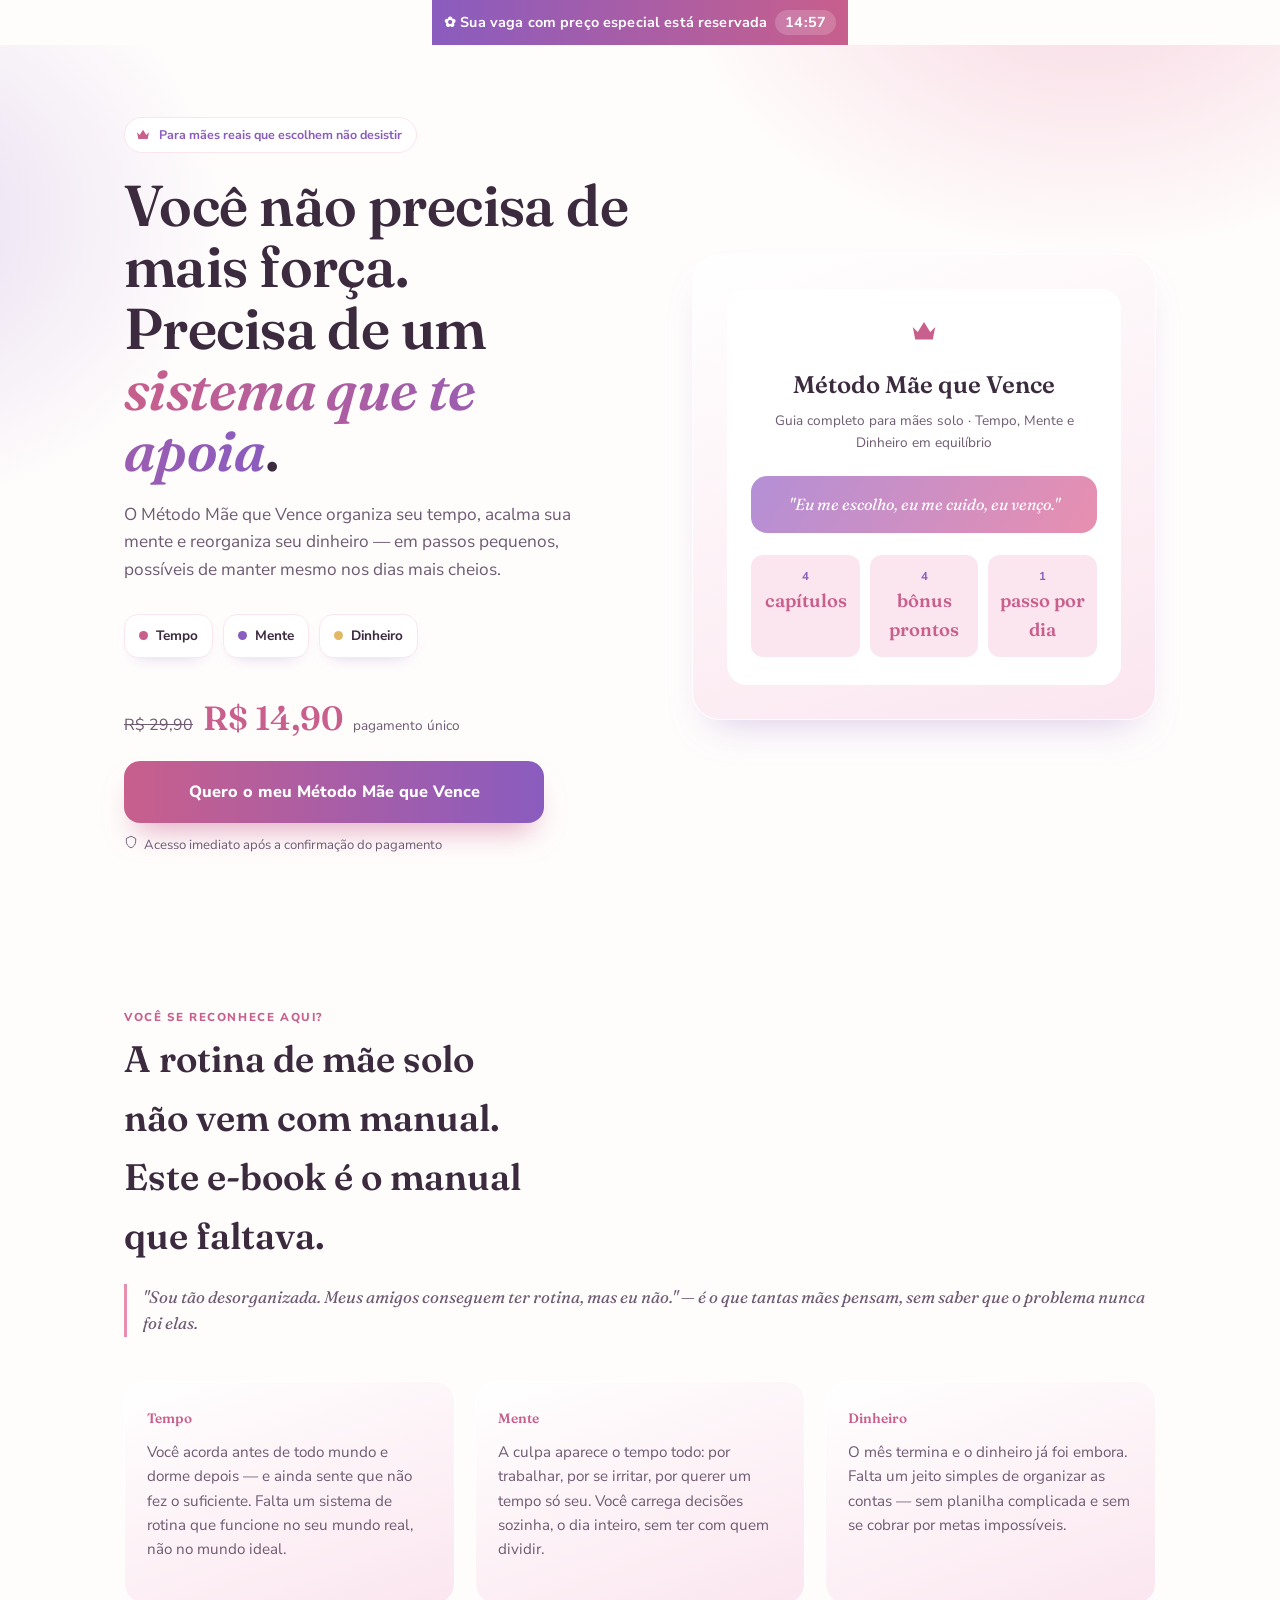
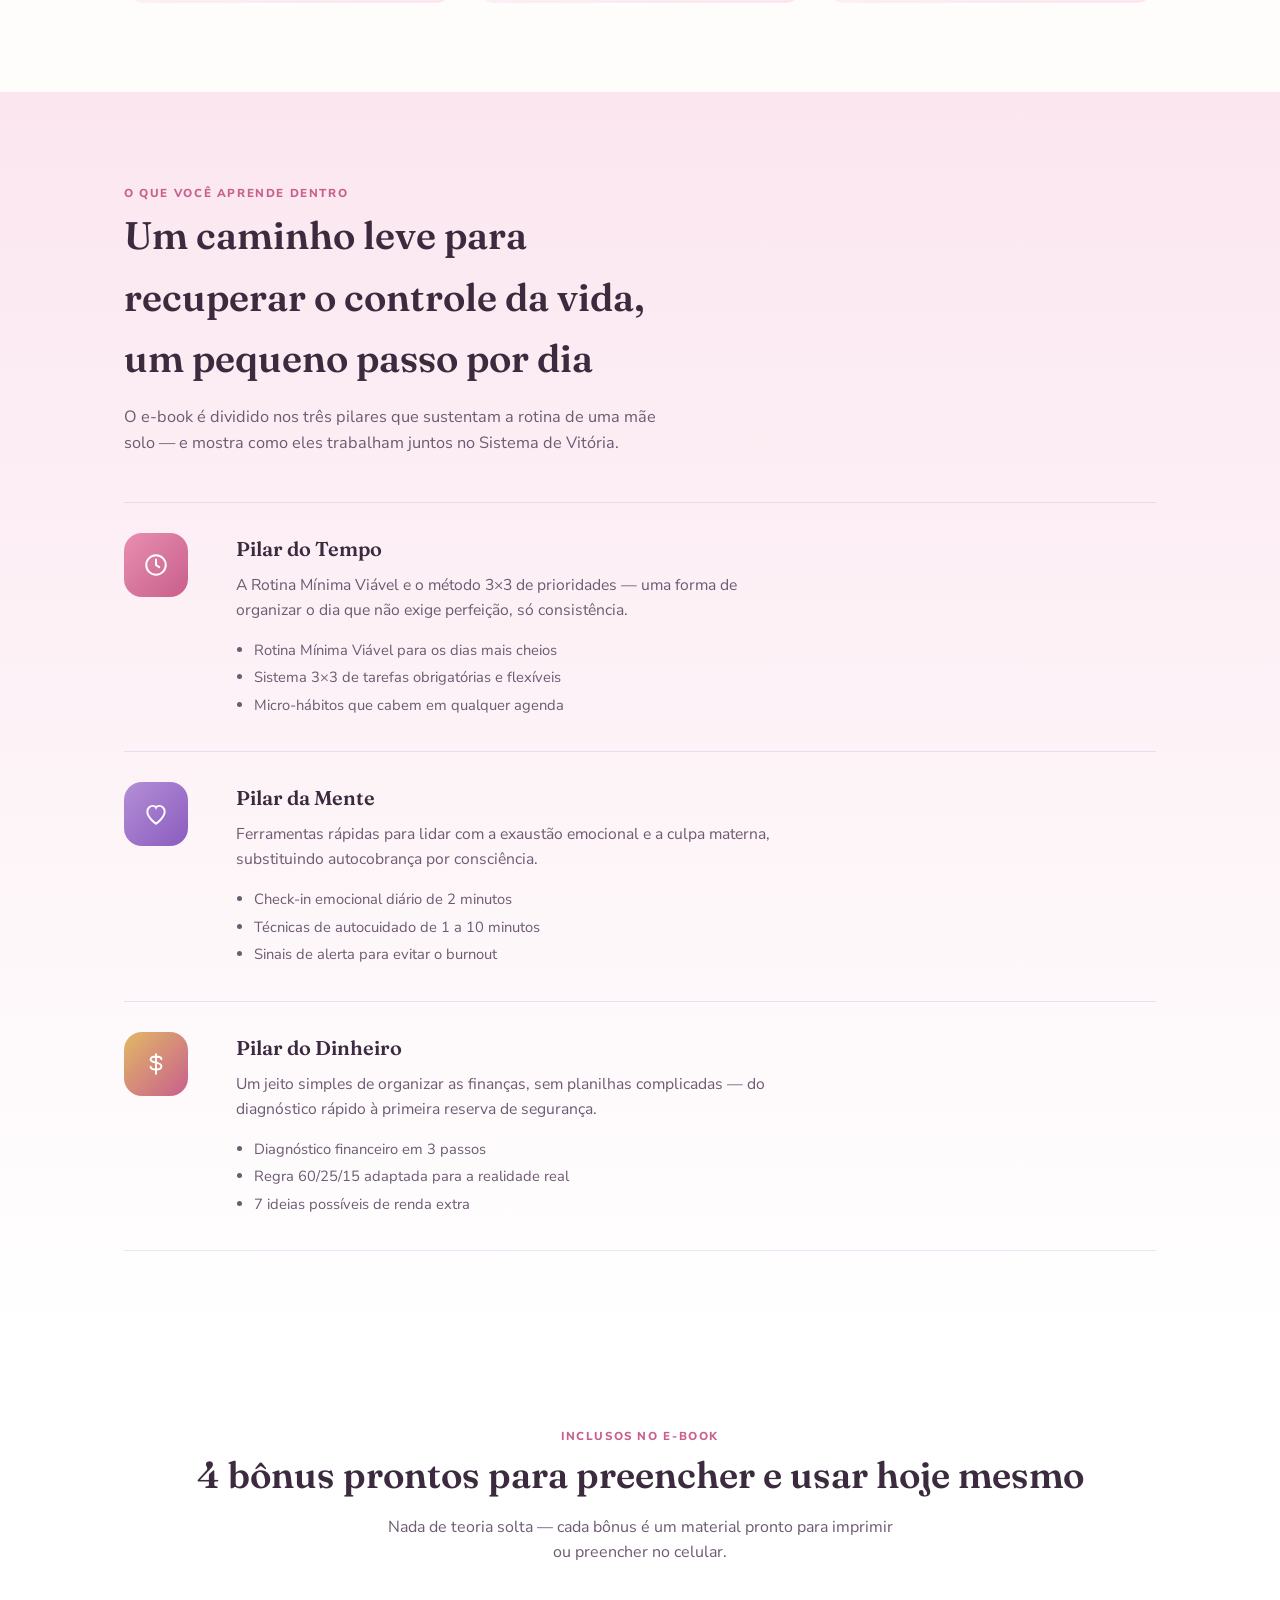
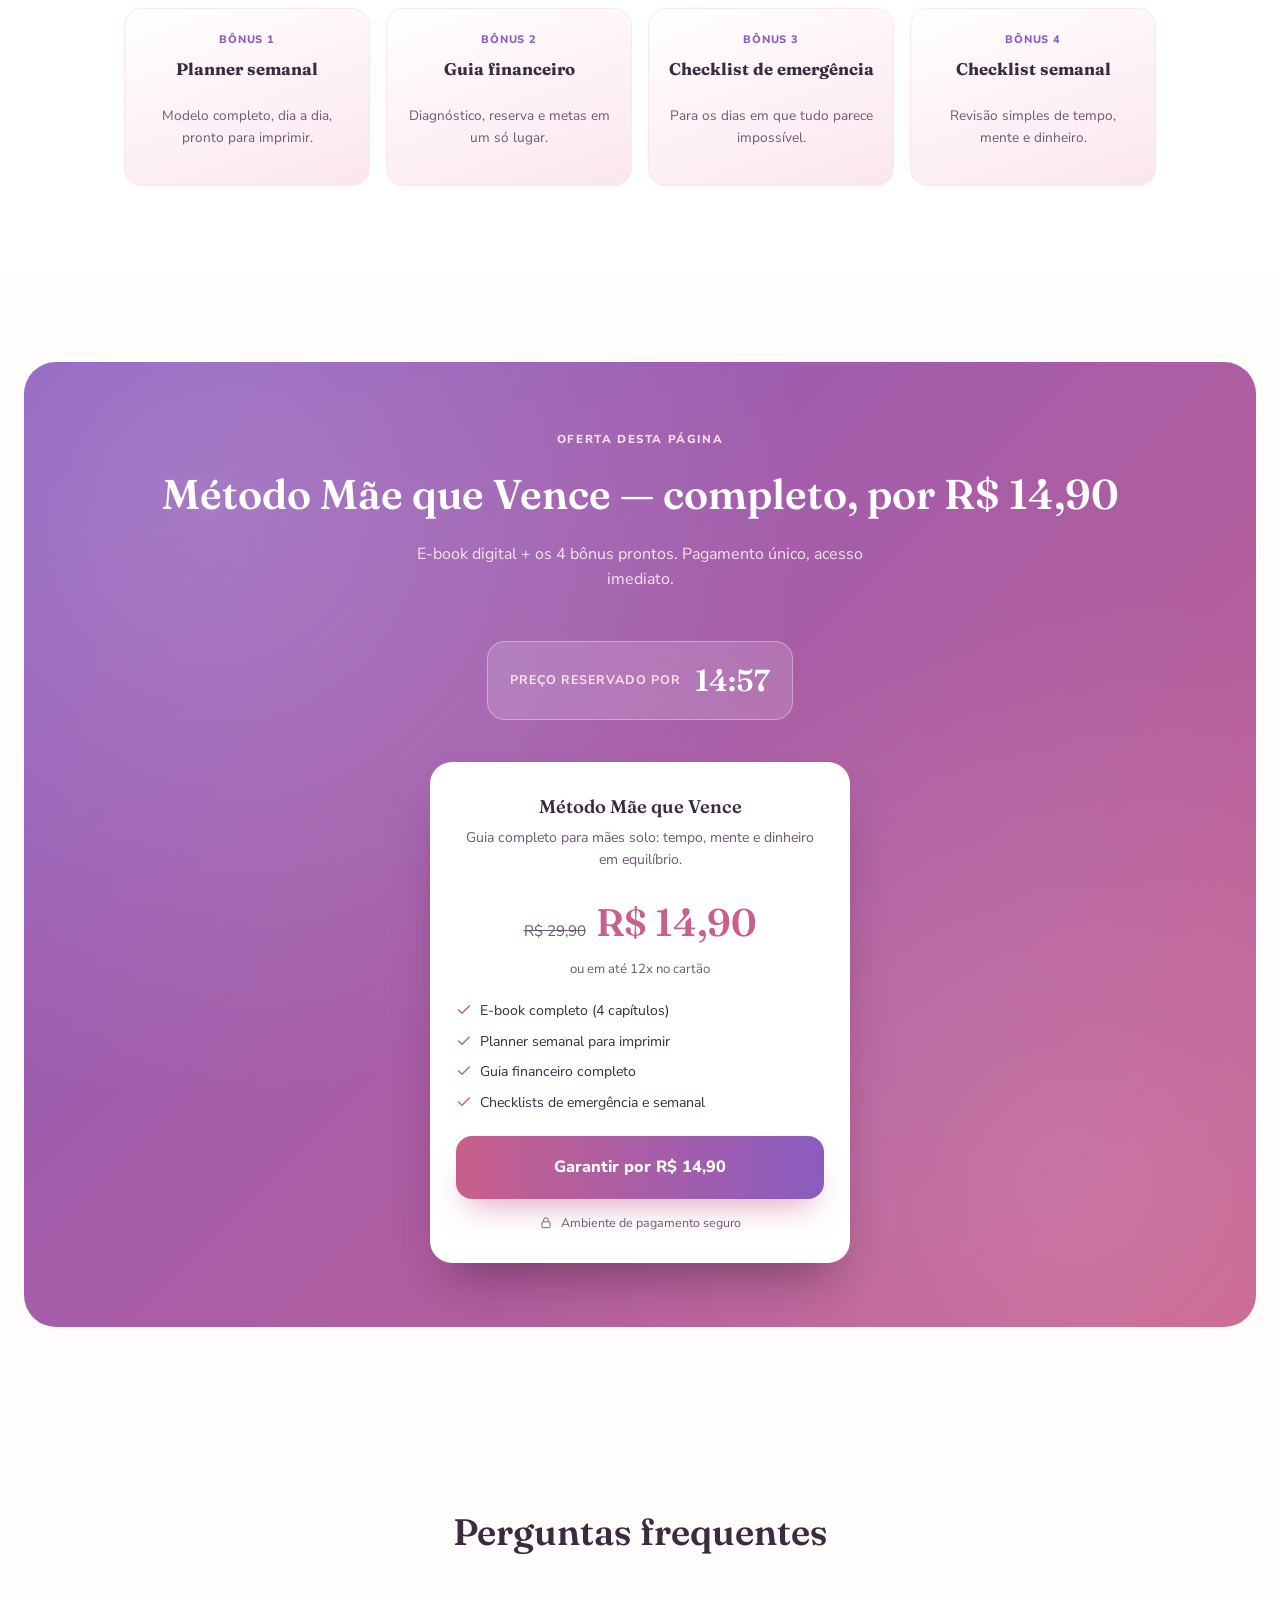
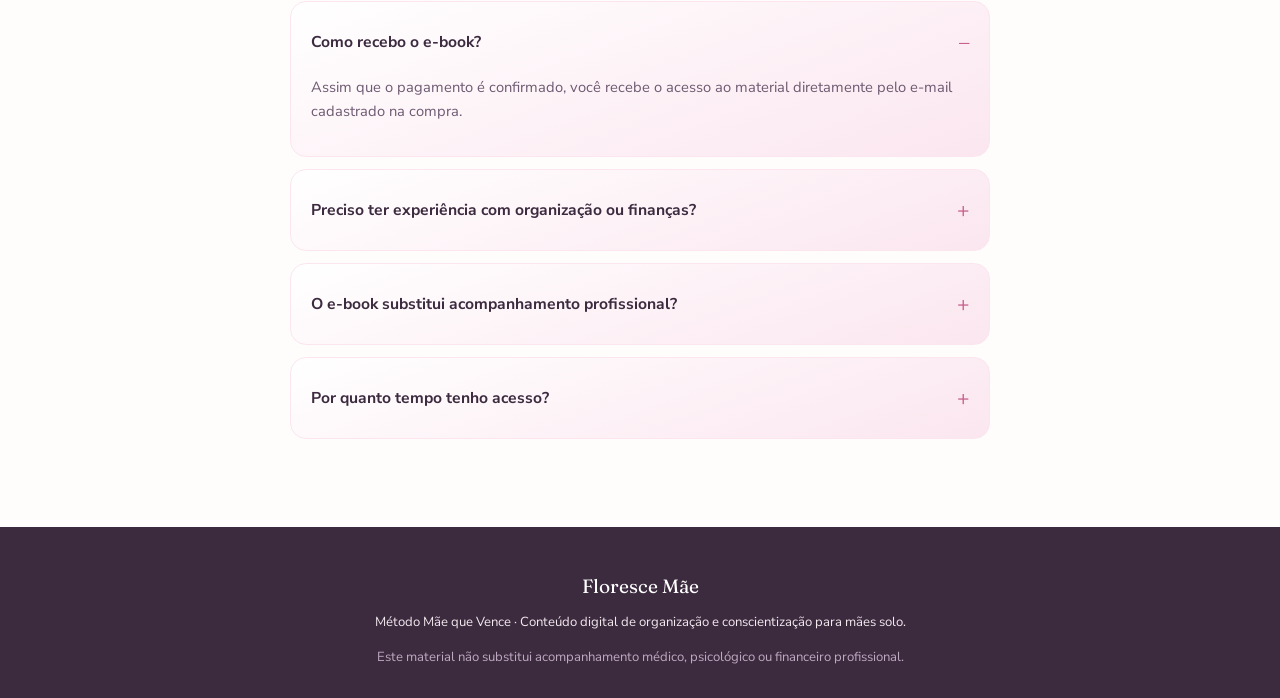
<file: index.html>
<!DOCTYPE html>
<html lang="pt-BR">
<head>
<meta charset="UTF-8">
<meta name="viewport" content="width=device-width, initial-scale=1.0, viewport-fit=cover">
<title>Floresce Mãe — Método Mãe que Vence</title>
<link rel="preconnect" href="https://fonts.googleapis.com">
<link href="https://fonts.googleapis.com/css2?family=Fraunces:ital,opsz,wght@0,9..144,400;0,9..144,500;0,9..144,600;1,9..144,500&family=Nunito+Sans:wght@400;600;700;800&display=swap" rel="stylesheet">
<style>
  :root{
    --white:#fffdfc;
    --blush:#fbe6ef;
    --pink:#e88fb0;
    --pink-deep:#c85f8c;
    --lilac:#b48fd6;
    --lilac-deep:#8a5cbf;
    --ink:#3c2a3f;
    --ink-soft:#6e5a72;
    --gold:#e2b866;
    --shadow: 0 20px 40px -20px rgba(138,92,191,0.35);
  }
  *{box-sizing:border-box;}
  html{scroll-behavior:smooth;}
  body{
    margin:0;
    background:var(--white);
    color:var(--ink);
    font-family:'Nunito Sans', sans-serif;
    line-height:1.6;
    -webkit-font-smoothing:antialiased;
    display:flex;
    flex-direction:column;
    align-items:center;
    width:100%;
  }
  header.hero, section, footer{width:100%;}
  h1,h2,h3,.display{
    font-family:'Fraunces', serif;
    font-weight:600;
    color:var(--ink);
    margin:0;
  }
  .eyebrow{
    font-family:'Nunito Sans',sans-serif;
    text-transform:uppercase;
    letter-spacing:0.14em;
    font-size:0.72rem;
    font-weight:800;
    color:var(--pink-deep);
  }
  a{text-decoration:none;color:inherit;}
  img{max-width:100%;display:block;}
  .wrap{max-width:1080px;width:100%;margin:0 auto;padding:0 24px;}
  section{padding:88px 0;}

  /* ---------- sticky cart bar ---------- */
  #cartbar{
    position:sticky; top:0; z-index:50;
    background:linear-gradient(90deg,var(--lilac-deep),var(--pink-deep));
    color:#fff;
    padding:10px 16px;
    text-align:center;
    font-size:0.9rem;
    font-weight:700;
    letter-spacing:0.01em;
  }
  #cartbar .timer{
    font-variant-numeric: tabular-nums;
    background:rgba(255,255,255,0.18);
    padding:3px 10px;
    border-radius:20px;
    margin-left:8px;
  }

  /* ---------- hero ---------- */
  header.hero{
    position:relative;
    overflow:hidden;
    background:
      radial-gradient(ellipse 700px 500px at 85% -10%, rgba(232,143,176,0.35), transparent 60%),
      radial-gradient(ellipse 600px 500px at -10% 20%, rgba(180,143,214,0.30), transparent 60%),
      var(--white);
    padding:72px 0 60px;
  }
  .hero-grid{
    display:grid;
    grid-template-columns: 1.05fr 0.95fr;
    gap:56px;
    align-items:center;
  }
  .badge-crown{
    display:inline-flex;align-items:center;gap:8px;
    background:#fff;
    border:1px solid var(--blush);
    padding:7px 14px 7px 10px;
    border-radius:999px;
    font-size:0.78rem;
    font-weight:700;
    color:var(--lilac-deep);
    box-shadow: var(--shadow);
    margin-bottom:22px;
  }
  .badge-crown svg{flex:none;}
  h1.display{
    font-size:clamp(2.3rem, 4.4vw, 3.6rem);
    line-height:1.06;
    letter-spacing:-0.01em;
  }
  h1.display em{
    font-style:italic;
    background:linear-gradient(90deg,var(--pink-deep),var(--lilac-deep));
    -webkit-background-clip:text;
    background-clip:text;
    color:transparent;
  }
  .hero p.lede{
    margin-top:20px;
    font-size:1.08rem;
    color:var(--ink-soft);
    max-width:46ch;
  }
  .hero-pillars{
    display:flex;gap:14px;margin-top:30px;flex-wrap:wrap;
  }
  .pillar-chip{
    display:flex;align-items:center;gap:8px;
    background:#fff;
    border:1px solid var(--blush);
    padding:9px 14px;
    border-radius:14px;
    font-weight:700;
    font-size:0.85rem;
    color:var(--ink);
    box-shadow: 0 8px 18px -12px rgba(138,92,191,0.4);
  }
  .pillar-chip .dot{width:9px;height:9px;border-radius:50%;flex:none;}
  .hero-cta{margin-top:34px;}
  .price-tag{
    display:flex;align-items:baseline;gap:10px;margin-bottom:16px;
  }
  .price-tag .old{color:var(--ink-soft);text-decoration:line-through;font-size:1rem;}
  .price-tag .new{font-family:'Fraunces',serif;font-size:2.1rem;font-weight:600;color:var(--pink-deep);}
  .price-tag .cycle{font-size:0.85rem;color:var(--ink-soft);}
  .btn-buy{
    display:inline-flex;align-items:center;justify-content:center;gap:10px;
    background:linear-gradient(90deg,var(--pink-deep),var(--lilac-deep));
    color:#fff;
    font-weight:800;
    font-size:1.02rem;
    padding:18px 30px;
    border-radius:16px;
    box-shadow:0 18px 30px -12px rgba(200,95,140,0.55);
    border:none;
    cursor:pointer;
    transition:transform .15s ease, box-shadow .15s ease;
    width:100%;
    max-width:420px;
  }
  .btn-buy:hover{transform:translateY(-2px);box-shadow:0 22px 36px -12px rgba(200,95,140,0.65);}
  .hero-note{
    margin-top:12px;font-size:0.82rem;color:var(--ink-soft);
    display:flex;align-items:center;gap:6px;
  }

  /* hero visual: mug/journal card */
  .hero-visual{
    position:relative;
    background:linear-gradient(160deg,#fff, var(--blush));
    border-radius:28px;
    padding:34px;
    box-shadow: var(--shadow);
    border:1px solid #fff;
  }
  .visual-card{
    background:#fff;
    border-radius:20px;
    padding:28px 24px;
    text-align:center;
  }
  .visual-card .crown{margin:0 auto 10px;}
  .visual-card .title-sm{
    font-family:'Fraunces',serif;font-size:1.5rem;font-weight:600;
  }
  .visual-card .sub-sm{font-size:0.85rem;color:var(--ink-soft);margin-top:6px;}
  .visual-mantra{
    margin-top:22px;
    background:linear-gradient(120deg,var(--lilac),var(--pink));
    color:#fff;
    border-radius:16px;
    padding:16px 18px;
    font-family:'Fraunces',serif;
    font-style:italic;
    font-size:1rem;
  }
  .visual-stats{
    display:grid;grid-template-columns:repeat(3,1fr);gap:10px;margin-top:22px;
  }
  .visual-stats div{
    background:var(--blush);
    border-radius:12px;
    padding:12px 6px;
    text-align:center;
    font-size:0.72rem;
    font-weight:700;
    color:var(--lilac-deep);
  }
  .visual-stats div span{
    display:block;font-family:'Fraunces',serif;font-size:1.15rem;color:var(--pink-deep);font-weight:600;
  }

  /* ---------- for you section ---------- */
  .foryou{background:var(--white);}
  .foryou h2{font-size:clamp(1.7rem,3vw,2.3rem);max-width:16ch;}
  .quote-strip{
    margin-top:18px;
    font-family:'Fraunces',serif;font-style:italic;
    color:var(--ink-soft);
    font-size:1.05rem;
    border-left:3px solid var(--pink);
    padding-left:16px;
  }
  .you-grid{
    margin-top:44px;
    display:grid;grid-template-columns:repeat(3,1fr);gap:20px;
  }
  .you-card{
    background:linear-gradient(160deg,#fff,var(--blush));
    border-radius:20px;
    padding:26px 22px;
    border:1px solid #fff;
  }
  .you-card .num{
    font-family:'Fraunces',serif;color:var(--pink-deep);font-size:0.85rem;font-weight:600;
  }
  .you-card p{margin-top:10px;color:var(--ink-soft);font-size:0.95rem;}

  /* ---------- pillars detail ---------- */
  .pillars{
    background:linear-gradient(180deg,var(--blush),#fff);
  }
  .pillars-head{max-width:56ch;}
  .pillars-head h2{font-size:clamp(1.8rem,3.2vw,2.4rem);}
  .pillars-head p{margin-top:14px;color:var(--ink-soft);font-size:1.02rem;}
  .pillar-list{margin-top:46px;display:flex;flex-direction:column;gap:0;}
  .pillar-row{
    display:grid;grid-template-columns: 90px 1fr;
    gap:22px;
    padding:30px 0;
    border-top:1px solid rgba(180,143,214,0.25);
  }
  .pillar-row:last-child{border-bottom:1px solid rgba(180,143,214,0.25);}
  .pillar-icon{
    width:64px;height:64px;border-radius:18px;
    display:flex;align-items:center;justify-content:center;
    color:#fff;
  }
  .pillar-row h3{font-size:1.25rem;}
  .pillar-row p{color:var(--ink-soft);margin-top:8px;font-size:0.98rem;max-width:60ch;}
  .pillar-row ul{margin:12px 0 0;padding-left:18px;color:var(--ink-soft);font-size:0.92rem;}
  .pillar-row li{margin-bottom:4px;}

  /* ---------- bonus ---------- */
  .bonus{background:#fff;}
  .bonus h2{font-size:clamp(1.7rem,3vw,2.3rem);text-align:center;}
  .bonus-sub{text-align:center;color:var(--ink-soft);margin-top:10px;max-width:52ch;margin-left:auto;margin-right:auto;}
  .bonus-grid{
    margin-top:42px;display:grid;grid-template-columns:repeat(4,1fr);gap:16px;
  }
  .bonus-card{
    background:linear-gradient(160deg,#fff,var(--blush));
    border:1px solid var(--blush);
    border-radius:18px;
    padding:22px 18px;
    text-align:center;
  }
  .bonus-card .tag{
    font-size:0.68rem;font-weight:800;letter-spacing:0.08em;text-transform:uppercase;color:var(--lilac-deep);
  }
  .bonus-card h4{font-family:'Fraunces',serif;font-size:1.05rem;margin-top:8px;color:var(--ink);}
  .bonus-card p{font-size:0.85rem;color:var(--ink-soft);margin-top:6px;}

  /* ---------- offer / checkout section ---------- */
  .offer{
    background:linear-gradient(135deg,var(--lilac-deep),var(--pink-deep));
    color:#fff;
    text-align:center;
    border-radius:32px;
    margin:0 24px;
    padding:64px 28px;
    position:relative;
    overflow:hidden;
  }
  .offer::before{
    content:"";position:absolute;inset:0;
    background:radial-gradient(circle at 15% 15%, rgba(255,255,255,0.18), transparent 45%),
               radial-gradient(circle at 85% 85%, rgba(255,255,255,0.14), transparent 45%);
  }
  .offer > *{position:relative;}
  .offer .eyebrow{color:#ffe1ec;}
  .offer h2{font-size:clamp(1.8rem,3.4vw,2.6rem);color:#fff;margin-top:10px;}
  .offer p.sub{margin-top:14px;color:#f6e4ee;max-width:48ch;margin-left:auto;margin-right:auto;}

  .timer-box{
    margin:32px auto 8px;
    display:inline-flex;align-items:center;gap:14px;
    background:rgba(255,255,255,0.14);
    border:1px solid rgba(255,255,255,0.35);
    padding:14px 22px;
    border-radius:18px;
    backdrop-filter: blur(4px);
  }
  .timer-box .lbl{font-size:0.78rem;font-weight:700;text-transform:uppercase;letter-spacing:0.08em;color:#ffe1ec;}
  .timer-box .clock{
    font-family:'Fraunces',serif;font-size:1.9rem;font-weight:600;
    font-variant-numeric: tabular-nums;
  }

  .offer-card{
    margin:34px auto 0;
    max-width:420px;
    background:#fff;
    color:var(--ink);
    border-radius:22px;
    padding:30px 26px;
    box-shadow:0 30px 50px -20px rgba(60,20,45,0.5);
  }
  .offer-card .name{font-family:'Fraunces',serif;font-weight:600;font-size:1.15rem;}
  .offer-card .desc{color:var(--ink-soft);font-size:0.88rem;margin-top:6px;}
  .offer-card .pricing{margin:20px 0 6px;display:flex;align-items:baseline;justify-content:center;gap:10px;}
  .offer-card .pricing .old{color:var(--ink-soft);text-decoration:line-through;font-size:0.95rem;}
  .offer-card .pricing .new{font-family:'Fraunces',serif;font-size:2.4rem;font-weight:600;color:var(--pink-deep);}
  .offer-card .pricing .cur{font-size:0.95rem;color:var(--pink-deep);font-weight:700;}
  .offer-card .installment{text-align:center;font-size:0.82rem;color:var(--ink-soft);margin-bottom:20px;}
  .offer-includes{
    text-align:left;
    margin:0 0 22px;
    padding:0;list-style:none;
    font-size:0.88rem;
    color:var(--ink);
  }
  .offer-includes li{display:flex;gap:8px;margin-bottom:8px;align-items:flex-start;}
  .offer-includes li svg{flex:none;margin-top:2px;}
  .offer-card .btn-buy{max-width:100%;}
  .secure-row{
    display:flex;align-items:center;justify-content:center;gap:8px;
    margin-top:14px;font-size:0.78rem;color:var(--ink-soft);
  }

  /* ---------- faq ---------- */
  .faq{background:var(--white);}
  .faq h2{font-size:clamp(1.7rem,3vw,2.3rem);text-align:center;margin-bottom:40px;}
  .faq-list{max-width:700px;margin:0 auto;display:flex;flex-direction:column;gap:12px;}
  details{
    background:linear-gradient(160deg,#fff,var(--blush));
    border:1px solid var(--blush);
    border-radius:16px;
    padding:18px 20px;
  }
  summary{
    cursor:pointer;font-weight:700;font-size:0.98rem;
    list-style:none;display:flex;justify-content:space-between;align-items:center;gap:12px;
  }
  summary::-webkit-details-marker{display:none;}
  summary::after{
    content:"+";font-size:1.3rem;color:var(--pink-deep);font-weight:400;flex:none;
  }
  details[open] summary::after{content:"–";}
  details p{margin-top:12px;color:var(--ink-soft);font-size:0.92rem;}

  /* ---------- footer ---------- */
  footer{
    background:var(--ink);
    color:#f3e9ee;
    text-align:center;
    padding:44px 24px 30px;
    font-size:0.82rem;
  }
  footer .fname{font-family:'Fraunces',serif;font-size:1.2rem;color:#fff;margin-bottom:10px;}
  footer .flinks{margin-top:14px;color:#bfa9c2;}

  /* ---------- mobile ---------- */
  @media (max-width:860px){
    .hero-grid{grid-template-columns:1fr;}
    .you-grid{grid-template-columns:1fr;}
    .pillar-row{grid-template-columns:56px 1fr;}
    .pillar-icon{width:48px;height:48px;border-radius:14px;}
    .bonus-grid{grid-template-columns:repeat(2,1fr);}
    section{padding:60px 0;}
    .offer{margin:0 12px;padding:48px 20px;}
    .hero-visual{order:-1;}
  }
  @media (max-width:480px){
    .wrap{padding:0 18px;}
    section{padding:48px 0;}
    .bonus-grid{grid-template-columns:1fr;}
    #cartbar{font-size:0.72rem;padding:9px 12px;}
    #cartbar .timer{margin-left:4px;padding:2px 8px;}
    h1.display{font-size:1.9rem;}
    .hero{padding:48px 0 40px;}
    .hero-visual{padding:22px;}
    .visual-card{padding:22px 16px;}
    .visual-stats{gap:8px;}
    .btn-buy{font-size:0.92rem;padding:16px 22px;}
    .price-tag .new{font-size:1.7rem;}
    .pillar-row{grid-template-columns:44px 1fr;gap:14px;padding:22px 0;}
    .pillar-icon{width:40px;height:40px;border-radius:12px;}
    .pillar-icon svg{width:20px;height:20px;}
    .offer{margin:0 8px;padding:40px 16px;border-radius:22px;}
    .offer-card{padding:24px 18px;}
    .timer-box{padding:10px 16px;gap:10px;flex-wrap:wrap;justify-content:center;}
    .timer-box .clock{font-size:1.4rem;}
    .you-grid{gap:14px;}
    .bonus-grid{gap:14px;}
    details{padding:14px 16px;}
    summary{font-size:0.9rem;}
  }

  @media (max-width:360px){
    h1.display{font-size:1.65rem;}
    .offer-card .pricing .new{font-size:2rem;}
  }

  @media (prefers-reduced-motion: reduce){
    *{transition:none !important;}
  }

  /* RESPONSIVIDADE AVANÇADA — celulares, alta densidade e safe areas */
  :root{
    --page-pad:clamp(16px, 5vw, 24px);
    --section-pad:clamp(50px, 8vw, 88px);
  }

  html,
  body{
    width:100%;
    max-width:100%;
    overflow-x:hidden;
  }

  body{
    overflow-wrap:anywhere;
  }

  .wrap{
    width:100%;
    max-width:1080px;
    padding-left:var(--page-pad);
    padding-right:var(--page-pad);
  }

  section{padding-top:var(--section-pad);padding-bottom:var(--section-pad);}

  #cartbar{
    display:flex;
    align-items:center;
    justify-content:center;
    flex-wrap:wrap;
    gap:6px 8px;
    padding-left:max(12px, env(safe-area-inset-left));
    padding-right:max(12px, env(safe-area-inset-right));
    line-height:1.35;
  }
  #cartbar .timer{margin-left:0;}

  header.hero{
    padding-top:clamp(48px, 8vw, 72px);
    padding-bottom:clamp(44px, 7vw, 60px);
  }

  .hero-grid{
    grid-template-columns:minmax(0, 1.05fr) minmax(0, .95fr);
    gap:clamp(30px, 5vw, 56px);
  }

  .hero-grid > *,
  .hero-visual,
  .visual-card,
  .you-card,
  .bonus-card,
  .offer-card,
  .pillar-row > div:last-child,
  .faq-list,
  details{min-width:0;}

  .badge-crown{
    max-width:100%;
    white-space:normal;
    text-align:left;
  }

  h1.display,
  .pillars-head h2,
  .offer h2,
  .bonus h2,
  .faq h2{overflow-wrap:anywhere;}

  h1.display{font-size:clamp(2.05rem, 6.4vw, 3.6rem);}
  .hero p.lede{font-size:clamp(.98rem, 1.8vw, 1.08rem);}

  .hero-pillars{gap:10px;}
  .pillar-chip{min-height:44px;}
  .price-tag{flex-wrap:wrap;gap:6px 10px;}
  .btn-buy{min-height:52px;}
  .hero-note{align-items:flex-start;}

  .hero-visual{
    padding:clamp(20px, 3vw, 34px);
    border-radius:clamp(20px, 3vw, 28px);
  }
  .visual-card{padding:clamp(20px, 2.6vw, 28px) clamp(16px, 2.2vw, 24px);}
  .visual-card .title-sm{font-size:clamp(1.25rem, 2.3vw, 1.5rem);overflow-wrap:anywhere;}
  .visual-mantra{overflow-wrap:anywhere;}
  .visual-stats{grid-template-columns:repeat(3,minmax(0,1fr));}
  .visual-stats div{min-width:0;overflow-wrap:anywhere;}

  .you-grid{grid-template-columns:repeat(3,minmax(0,1fr));}
  .bonus-grid{grid-template-columns:repeat(4,minmax(0,1fr));}
  .pillar-row{grid-template-columns:clamp(56px, 8vw, 90px) minmax(0,1fr);}
  .pillar-row p,
  .pillar-row li,
  .bonus-card p,
  .you-card p,
  details p{overflow-wrap:anywhere;}

  .offer{
    margin-left:clamp(8px, 2.2vw, 24px);
    margin-right:clamp(8px, 2.2vw, 24px);
    padding:clamp(42px, 6vw, 64px) clamp(16px, 4vw, 28px);
  }
  .offer-card{width:100%;padding:clamp(22px, 3vw, 30px) clamp(16px, 2.5vw, 26px);}
  .offer-card .pricing{flex-wrap:wrap;}
  .timer-box{max-width:100%;flex-wrap:wrap;justify-content:center;text-align:center;}
  .offer-includes li{min-width:0;}
  .offer-includes li span{min-width:0;}

  details{overflow:hidden;}
  summary{min-height:44px;}

  footer{
    padding-left:max(var(--page-pad), env(safe-area-inset-left));
    padding-right:max(var(--page-pad), env(safe-area-inset-right));
    padding-bottom:max(30px, calc(30px + env(safe-area-inset-bottom)));
  }

  @media (max-width:860px){
    .hero-grid,
    .you-grid{grid-template-columns:1fr;}
    .bonus-grid{grid-template-columns:repeat(2,minmax(0,1fr));}
    .pillar-row{grid-template-columns:56px minmax(0,1fr);}
    .pillar-icon{width:48px;height:48px;border-radius:14px;}
    .hero-visual{order:-1;}
    .hero-grid{gap:clamp(32px, 7vw, 48px);}
  }

  @media (max-width:600px){
    #cartbar{font-size:.72rem;padding-top:9px;padding-bottom:9px;}
    header.hero{padding-top:clamp(42px, 12vw, 58px);padding-bottom:clamp(38px, 10vw, 50px);}
    h1.display{font-size:clamp(2rem, 10.5vw, 2.7rem);line-height:1.08;}
    .hero-pillars{display:grid;grid-template-columns:repeat(3,minmax(0,1fr));}
    .pillar-chip{justify-content:center;padding-left:8px;padding-right:8px;font-size:.8rem;}
    .price-tag{align-items:center;}
    .price-tag .new{font-size:clamp(1.7rem, 8vw, 2.1rem);}
    .btn-buy{font-size:.95rem;padding:15px 16px;}
    .hero-note{font-size:.78rem;}
    .visual-card .sub-sm{font-size:.8rem;}
    .visual-stats div{font-size:.66rem;padding:10px 4px;}
    .visual-stats div span{font-size:1.05rem;}
    .pillar-row{grid-template-columns:44px minmax(0,1fr);gap:14px;padding:24px 0;}
    .pillar-icon{width:40px;height:40px;border-radius:12px;}
    .pillar-icon svg{width:20px;height:20px;}
    .offer h2{font-size:clamp(1.65rem, 8vw, 2.15rem);}
    .timer-box{gap:8px;padding:10px 14px;}
    .timer-box .clock{font-size:1.35rem;}
    .offer-card .pricing .new{font-size:clamp(2rem, 11vw, 2.4rem);}
    .secure-row{flex-wrap:wrap;}
    details{padding:12px 14px;}
    summary{font-size:.9rem;line-height:1.4;}
  }

  @media (max-width:480px){
    .wrap{padding-left:16px;padding-right:16px;}
    section{padding-top:clamp(44px, 13vw, 58px);padding-bottom:clamp(44px, 13vw, 58px);}
    .bonus-grid{grid-template-columns:1fr;gap:14px;}
    .hero-visual{padding:18px;border-radius:20px;}
    .visual-card{padding:20px 14px;border-radius:16px;}
    .visual-mantra{font-size:.94rem;padding:14px 12px;}
    .hero-pillars{gap:7px;}
    .pillar-chip{font-size:.75rem;}
    .offer{border-radius:22px;}
    footer{padding-top:34px;}
  }

  @media (max-width:360px){
    #cartbar{font-size:.67rem;}
    h1.display{font-size:clamp(1.85rem, 10.5vw, 2.25rem);}
    .badge-crown{font-size:.7rem;padding-right:10px;}
    .hero-pillars{grid-template-columns:1fr;}
    .pillar-chip{justify-content:flex-start;}
    .visual-stats{gap:5px;}
    .visual-stats div{font-size:.6rem;}
    .visual-stats div span{font-size:.98rem;}
    .offer-card .pricing{gap:5px;}
  }

  @media (orientation:landscape) and (max-height:560px){
    header.hero{padding-top:38px;padding-bottom:38px;}
    section{padding-top:48px;padding-bottom:48px;}
  }
</style>
</head>
<body>

<div id="cartbar">
  ✿ Sua vaga com preço especial está reservada <span class="timer" id="cartbar-timer">15:00</span>
</div>

<header class="hero">
  <div class="wrap hero-grid">
    <div>
      <span class="badge-crown">
        <svg width="16" height="16" viewBox="0 0 24 24" fill="none"><path d="M3 8L7 12L12 4L17 12L21 8L19 18H5L3 8Z" fill="#c85f8c"/></svg>
        Para mães reais que escolhem não desistir
      </span>
      <h1 class="display">Você não precisa de mais força.<br>Precisa de um <em>sistema que te apoia</em>.</h1>
      <p class="lede">O Método Mãe que Vence organiza seu tempo, acalma sua mente e reorganiza seu dinheiro — em passos pequenos, possíveis de manter mesmo nos dias mais cheios.</p>

      <div class="hero-pillars">
        <div class="pillar-chip"><span class="dot" style="background:var(--pink-deep)"></span>Tempo</div>
        <div class="pillar-chip"><span class="dot" style="background:var(--lilac-deep)"></span>Mente</div>
        <div class="pillar-chip"><span class="dot" style="background:var(--gold)"></span>Dinheiro</div>
      </div>

      <div class="hero-cta">
        <div class="price-tag">
          <span class="old">R$ 29,90</span>
          <span class="new">R$ 14,90</span>
          <span class="cycle">pagamento único</span>
        </div>
        <a class="btn-buy" href="https://pay.kiwify.com.br/bz2rmCk" target="_blank" rel="noopener">
          Quero o meu Método Mãe que Vence
        </a>
        <div class="hero-note">
          <svg width="14" height="14" viewBox="0 0 24 24" fill="none"><path d="M12 2L4 6V11C4 16 7.5 20.5 12 22C16.5 20.5 20 16 20 11V6L12 2Z" stroke="#6e5a72" stroke-width="1.6"/></svg>
          Acesso imediato após a confirmação do pagamento
        </div>
      </div>
    </div>

    <div class="hero-visual">
      <div class="visual-card">
        <div class="crown">
          <svg width="30" height="30" viewBox="0 0 24 24" fill="none"><path d="M3 8L7 12L12 4L17 12L21 8L19 18H5L3 8Z" fill="#c85f8c"/></svg>
        </div>
        <div class="title-sm">Método Mãe que Vence</div>
        <div class="sub-sm">Guia completo para mães solo · Tempo, Mente e Dinheiro em equilíbrio</div>
        <div class="visual-mantra">"Eu me escolho, eu me cuido, eu venço."</div>
        <div class="visual-stats">
          <div>4<span>capítulos</span></div>
          <div>4<span>bônus prontos</span></div>
          <div>1<span>passo por dia</span></div>
        </div>
      </div>
    </div>
  </div>
</header>

<section class="foryou">
  <div class="wrap">
    <span class="eyebrow">Você se reconhece aqui?</span>
    <h2>A rotina de mãe solo não vem com manual. Este e-book é o manual que faltava.</h2>
    <p class="quote-strip">"Sou tão desorganizada. Meus amigos conseguem ter rotina, mas eu não." — é o que tantas mães pensam, sem saber que o problema nunca foi elas.</p>

    <div class="you-grid">
      <div class="you-card">
        <div class="num">Tempo</div>
        <p>Você acorda antes de todo mundo e dorme depois — e ainda sente que não fez o suficiente. Falta um sistema de rotina que funcione no seu mundo real, não no mundo ideal.</p>
      </div>
      <div class="you-card">
        <div class="num">Mente</div>
        <p>A culpa aparece o tempo todo: por trabalhar, por se irritar, por querer um tempo só seu. Você carrega decisões sozinha, o dia inteiro, sem ter com quem dividir.</p>
      </div>
      <div class="you-card">
        <div class="num">Dinheiro</div>
        <p>O mês termina e o dinheiro já foi embora. Falta um jeito simples de organizar as contas — sem planilha complicada e sem se cobrar por metas impossíveis.</p>
      </div>
    </div>
  </div>
</section>

<section class="pillars">
  <div class="wrap">
    <div class="pillars-head">
      <span class="eyebrow">O que você aprende dentro</span>
      <h2>Um caminho leve para recuperar o controle da vida, um pequeno passo por dia</h2>
      <p>O e-book é dividido nos três pilares que sustentam a rotina de uma mãe solo — e mostra como eles trabalham juntos no Sistema de Vitória.</p>
    </div>

    <div class="pillar-list">
      <div class="pillar-row">
        <div class="pillar-icon" style="background:linear-gradient(135deg,var(--pink),var(--pink-deep));">
          <svg width="26" height="26" viewBox="0 0 24 24" fill="none"><circle cx="12" cy="12" r="9" stroke="#fff" stroke-width="1.8"/><path d="M12 7V12L15 14" stroke="#fff" stroke-width="1.8" stroke-linecap="round"/></svg>
        </div>
        <div>
          <h3>Pilar do Tempo</h3>
          <p>A Rotina Mínima Viável e o método 3×3 de prioridades — uma forma de organizar o dia que não exige perfeição, só consistência.</p>
          <ul>
            <li>Rotina Mínima Viável para os dias mais cheios</li>
            <li>Sistema 3×3 de tarefas obrigatórias e flexíveis</li>
            <li>Micro-hábitos que cabem em qualquer agenda</li>
          </ul>
        </div>
      </div>

      <div class="pillar-row">
        <div class="pillar-icon" style="background:linear-gradient(135deg,var(--lilac),var(--lilac-deep));">
          <svg width="26" height="26" viewBox="0 0 24 24" fill="none"><path d="M12 21C12 21 4 15.5 4 9.8C4 6.6 6.4 4.5 9 4.5C10.5 4.5 11.6 5.3 12 6.2C12.4 5.3 13.5 4.5 15 4.5C17.6 4.5 20 6.6 20 9.8C20 15.5 12 21 12 21Z" stroke="#fff" stroke-width="1.8"/></svg>
        </div>
        <div>
          <h3>Pilar da Mente</h3>
          <p>Ferramentas rápidas para lidar com a exaustão emocional e a culpa materna, substituindo autocobrança por consciência.</p>
          <ul>
            <li>Check-in emocional diário de 2 minutos</li>
            <li>Técnicas de autocuidado de 1 a 10 minutos</li>
            <li>Sinais de alerta para evitar o burnout</li>
          </ul>
        </div>
      </div>

      <div class="pillar-row">
        <div class="pillar-icon" style="background:linear-gradient(135deg,var(--gold),var(--pink-deep));">
          <svg width="26" height="26" viewBox="0 0 24 24" fill="none"><path d="M12 3V21M17 7.5C17 6 15.5 5 12 5C8.5 5 7 6.3 7 8C7 11 17 10 17 14C17 16 15 17 12 17C9 17 7 16 7 14.5" stroke="#fff" stroke-width="1.8" stroke-linecap="round"/></svg>
        </div>
        <div>
          <h3>Pilar do Dinheiro</h3>
          <p>Um jeito simples de organizar as finanças, sem planilhas complicadas — do diagnóstico rápido à primeira reserva de segurança.</p>
          <ul>
            <li>Diagnóstico financeiro em 3 passos</li>
            <li>Regra 60/25/15 adaptada para a realidade real</li>
            <li>7 ideias possíveis de renda extra</li>
          </ul>
        </div>
      </div>
    </div>
  </div>
</section>

<section class="bonus">
  <div class="wrap">
    <span class="eyebrow" style="display:block;text-align:center;">Inclusos no e-book</span>
    <h2>4 bônus prontos para preencher e usar hoje mesmo</h2>
    <p class="bonus-sub">Nada de teoria solta — cada bônus é um material pronto para imprimir ou preencher no celular.</p>

    <div class="bonus-grid">
      <div class="bonus-card">
        <div class="tag">Bônus 1</div>
        <h4>Planner semanal</h4>
        <p>Modelo completo, dia a dia, pronto para imprimir.</p>
      </div>
      <div class="bonus-card">
        <div class="tag">Bônus 2</div>
        <h4>Guia financeiro</h4>
        <p>Diagnóstico, reserva e metas em um só lugar.</p>
      </div>
      <div class="bonus-card">
        <div class="tag">Bônus 3</div>
        <h4>Checklist de emergência</h4>
        <p>Para os dias em que tudo parece impossível.</p>
      </div>
      <div class="bonus-card">
        <div class="tag">Bônus 4</div>
        <h4>Checklist semanal</h4>
        <p>Revisão simples de tempo, mente e dinheiro.</p>
      </div>
    </div>
  </div>
</section>

<section id="oferta">
  <div class="offer">
    <span class="eyebrow">Oferta desta página</span>
    <h2>Método Mãe que Vence — completo, por R$ 14,90</h2>
    <p class="sub">E-book digital + os 4 bônus prontos. Pagamento único, acesso imediato.</p>

    <div class="timer-box">
      <span class="lbl">Preço reservado por</span>
      <span class="clock" id="main-timer">15:00</span>
    </div>

    <div class="offer-card">
      <div class="name">Método Mãe que Vence</div>
      <div class="desc">Guia completo para mães solo: tempo, mente e dinheiro em equilíbrio.</div>
      <div class="pricing">
        <span class="old">R$ 29,90</span>
        <span class="new">R$ 14,90</span>
      </div>
      <div class="installment">ou em até 12x no cartão</div>
      <ul class="offer-includes">
        <li><svg width="16" height="16" viewBox="0 0 24 24" fill="none"><path d="M4 12L9 17L20 6" stroke="#c85f8c" stroke-width="2.2" stroke-linecap="round" stroke-linejoin="round"/></svg> E-book completo (4 capítulos)</li>
        <li><svg width="16" height="16" viewBox="0 0 24 24" fill="none"><path d="M4 12L9 17L20 6" stroke="#c85f8c" stroke-width="2.2" stroke-linecap="round" stroke-linejoin="round"/></svg> Planner semanal para imprimir</li>
        <li><svg width="16" height="16" viewBox="0 0 24 24" fill="none"><path d="M4 12L9 17L20 6" stroke="#c85f8c" stroke-width="2.2" stroke-linecap="round" stroke-linejoin="round"/></svg> Guia financeiro completo</li>
        <li><svg width="16" height="16" viewBox="0 0 24 24" fill="none"><path d="M4 12L9 17L20 6" stroke="#c85f8c" stroke-width="2.2" stroke-linecap="round" stroke-linejoin="round"/></svg> Checklists de emergência e semanal</li>
      </ul>
      <a class="btn-buy" href="https://pay.kiwify.com.br/bz2rmCk" target="_blank" rel="noopener">Garantir por R$ 14,90</a>
      <div class="secure-row">
        <svg width="14" height="14" viewBox="0 0 24 24" fill="none"><rect x="5" y="10" width="14" height="10" rx="2" stroke="#6e5a72" stroke-width="1.6"/><path d="M8 10V7A4 4 0 0116 7V10" stroke="#6e5a72" stroke-width="1.6"/></svg>
        Ambiente de pagamento seguro
      </div>
    </div>
  </div>
</section>

<section class="faq">
  <div class="wrap">
    <h2>Perguntas frequentes</h2>
    <div class="faq-list">
      <details open>
        <summary>Como recebo o e-book?</summary>
        <p>Assim que o pagamento é confirmado, você recebe o acesso ao material diretamente pelo e-mail cadastrado na compra.</p>
      </details>
      <details>
        <summary>Preciso ter experiência com organização ou finanças?</summary>
        <p>Não. O método foi criado justamente para quem nunca conseguiu seguir sistemas complicados — os passos são pequenos e possíveis de manter.</p>
      </details>
      <details>
        <summary>O e-book substitui acompanhamento profissional?</summary>
        <p>Não. É um guia de organização e conscientização sobre rotina, tempo e dinheiro. Não é um substituto de acompanhamento psicológico ou financeiro profissional.</p>
      </details>
      <details>
        <summary>Por quanto tempo tenho acesso?</summary>
        <p>O acesso ao material é vitalício — você pode reler e usar os bônus quantas vezes precisar.</p>
      </details>
    </div>
  </div>
</section>

<footer>
  <div class="fname">Floresce Mãe</div>
  <div>Método Mãe que Vence · Conteúdo digital de organização e conscientização para mães solo.</div>
  <div class="flinks">Este material não substitui acompanhamento médico, psicológico ou financeiro profissional.</div>
</footer>

<script>
(function(){
  var DURATION = 15*60; // 15 minutes
  var key = 'mmv_cart_deadline';
  var deadline = localStorage.getItem(key);
  var now = Date.now();
  if(!deadline || parseInt(deadline,10) < now){
    deadline = now + DURATION*1000;
    localStorage.setItem(key, deadline);
  } else {
    deadline = parseInt(deadline,10);
  }

  var elBar = document.getElementById('cartbar-timer');
  var elMain = document.getElementById('main-timer');

  function tick(){
    var diff = Math.max(0, Math.floor((deadline - Date.now())/1000));
    var m = Math.floor(diff/60);
    var s = diff%60;
    var text = (m<10?'0':'')+m+':'+(s<10?'0':'')+s;
    if(elBar) elBar.textContent = text;
    if(elMain) elMain.textContent = text;
    if(diff <= 0){
      clearInterval(interval);
      if(elBar) elBar.textContent = '00:00';
      if(elMain) elMain.textContent = '00:00';
    }
  }
  tick();
  var interval = setInterval(tick, 1000);
})();
</script>

</body>
</html>
</file>
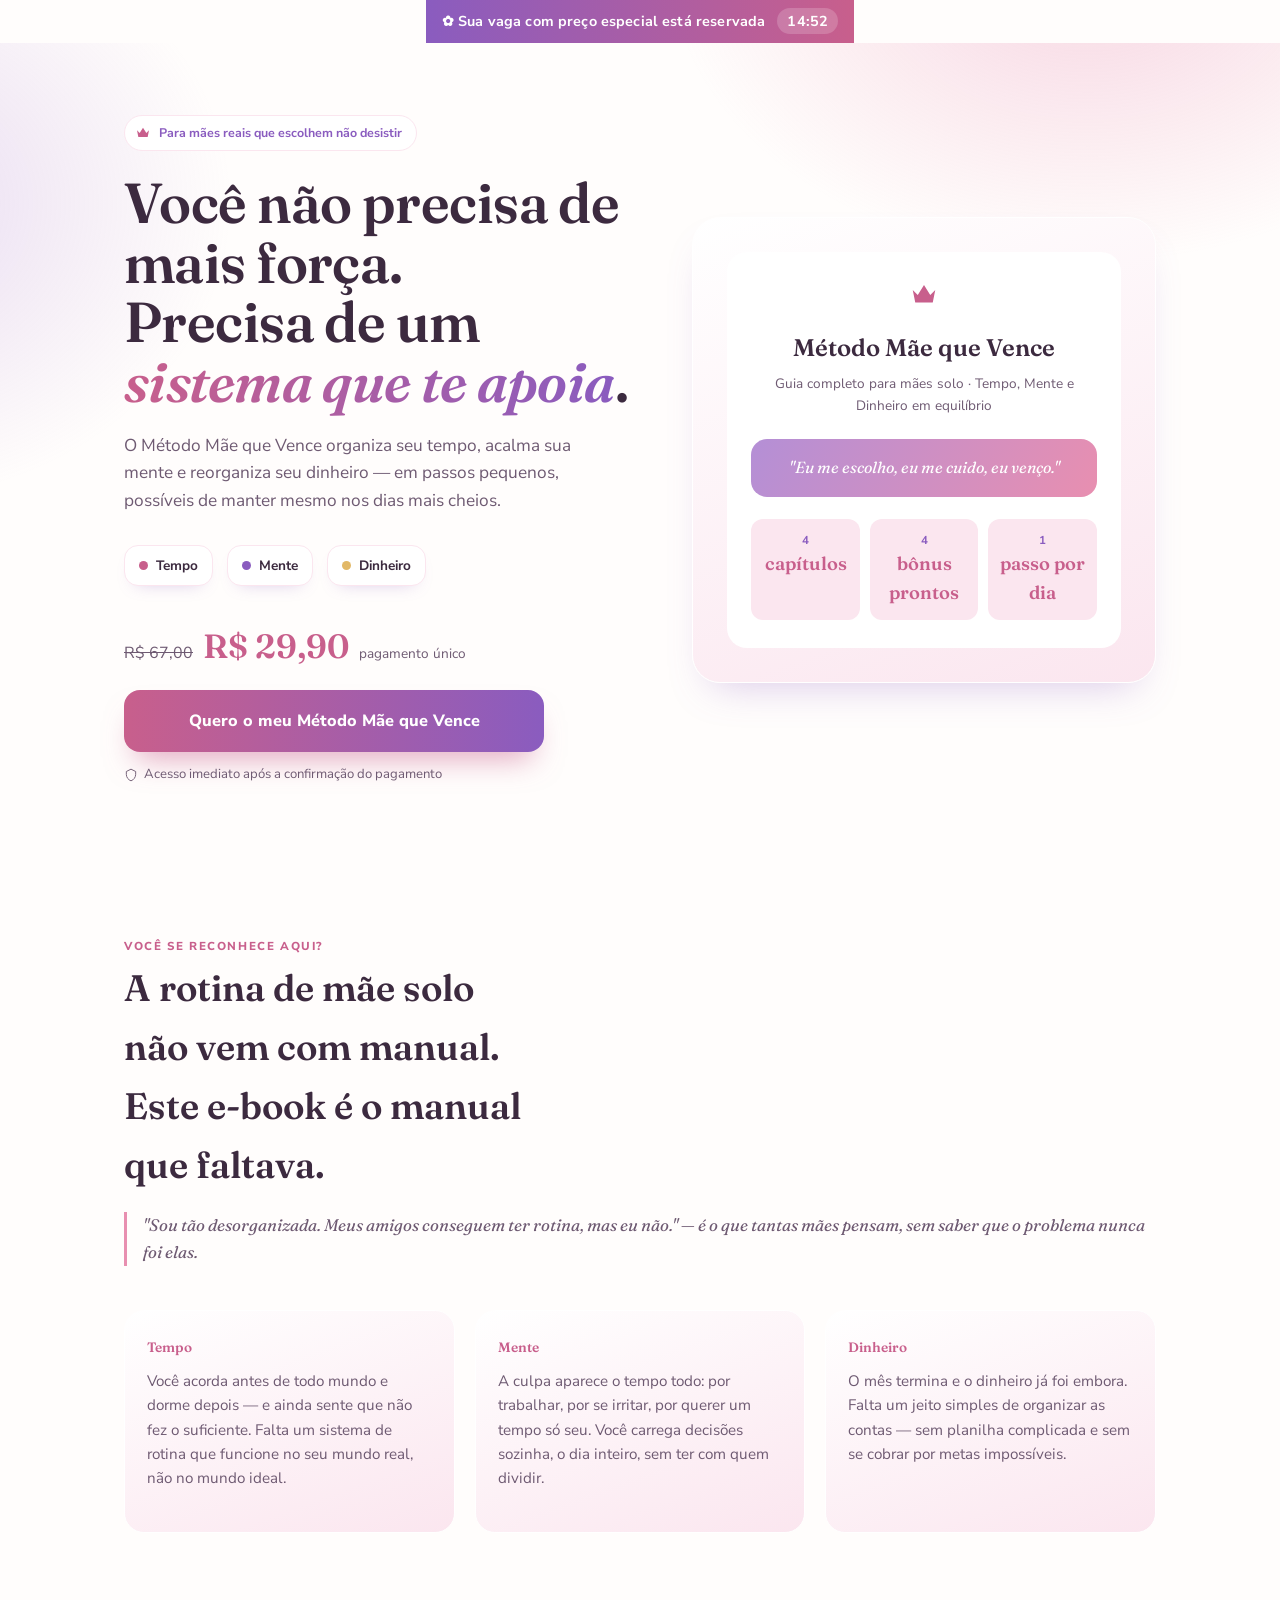
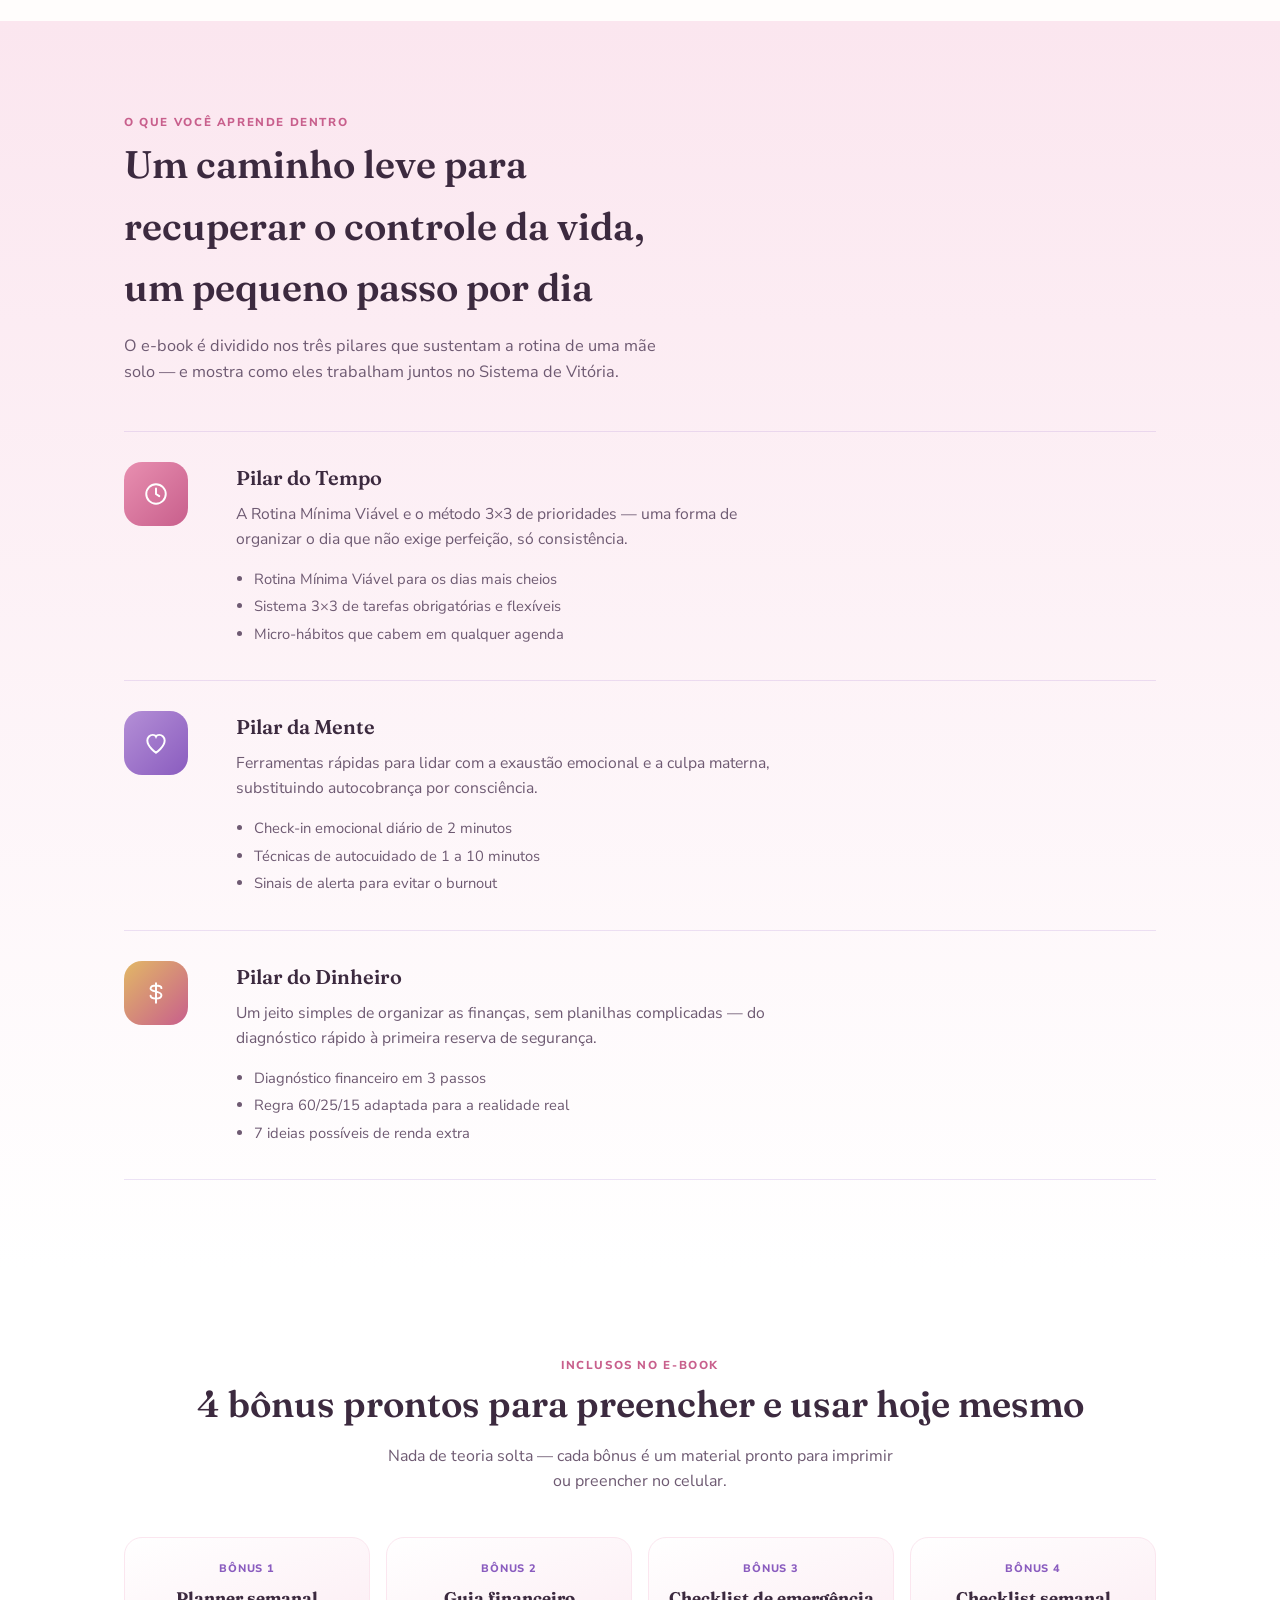
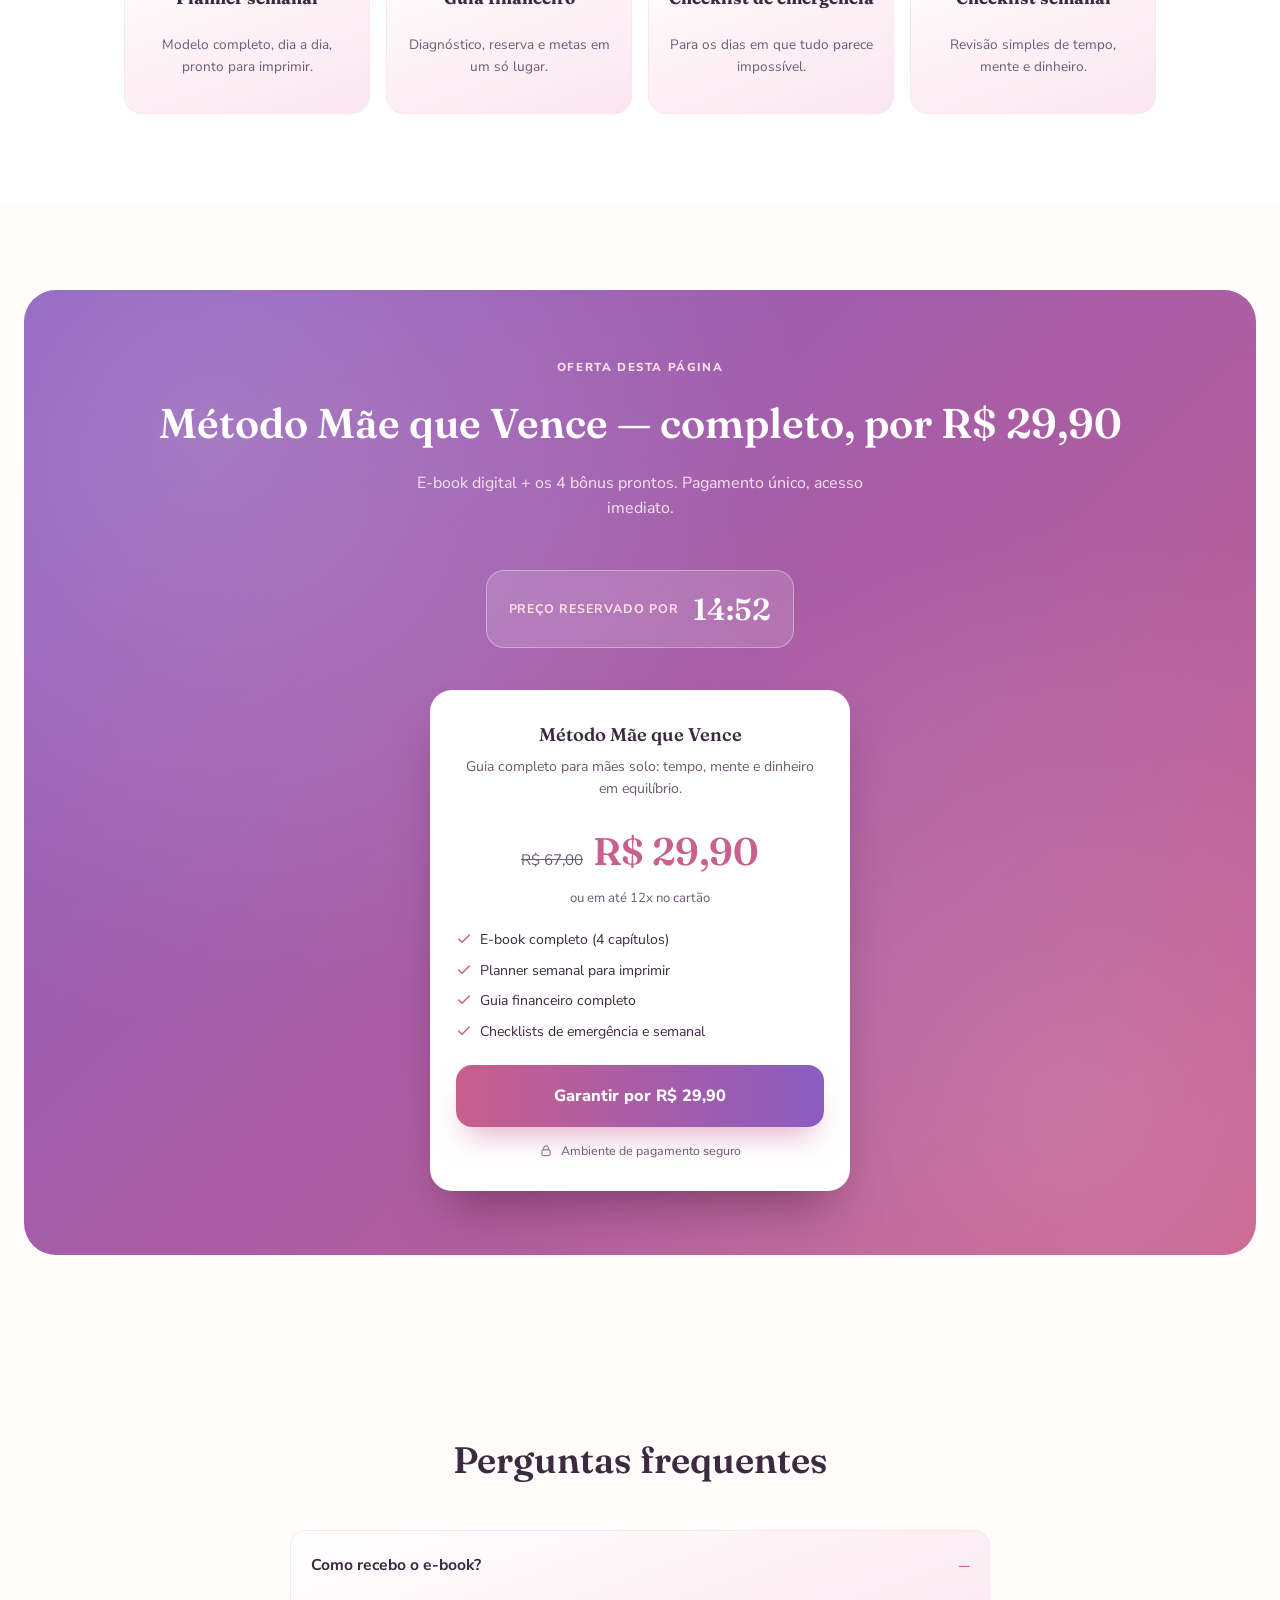
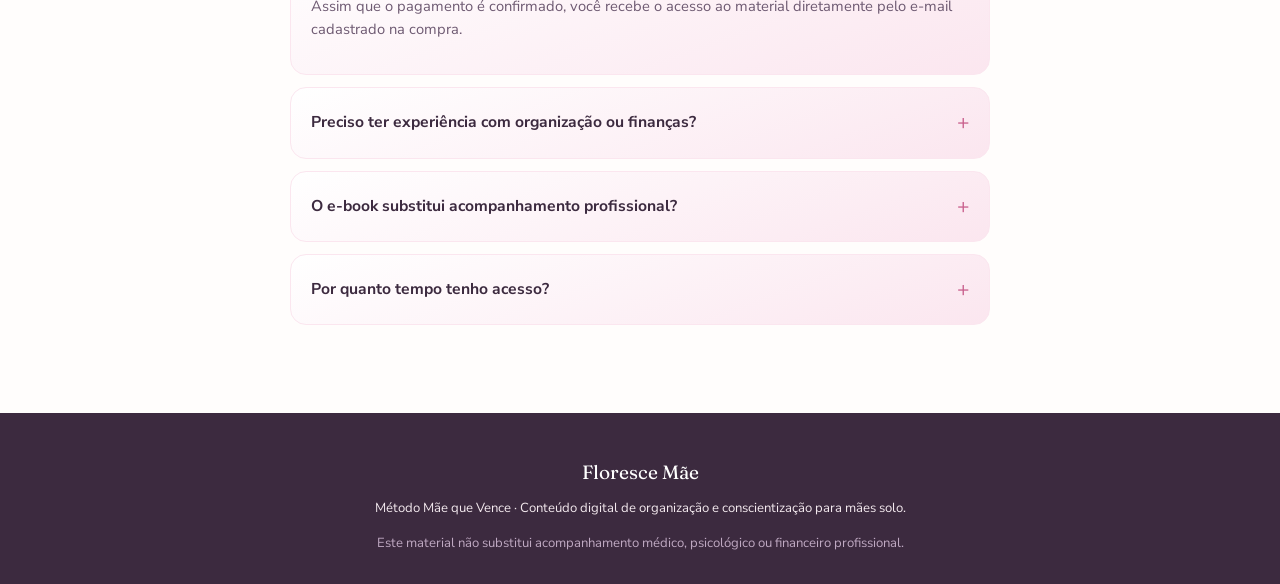
<file: index (11).html>
<!DOCTYPE html>
<html lang="pt-BR">
<head>
<meta charset="UTF-8">
<meta name="viewport" content="width=device-width, initial-scale=1.0">
<title>Floresce Mãe — Método Mãe que Vence</title>
<link rel="preconnect" href="https://fonts.googleapis.com">
<link href="https://fonts.googleapis.com/css2?family=Fraunces:ital,opsz,wght@0,9..144,400;0,9..144,500;0,9..144,600;1,9..144,500&family=Nunito+Sans:wght@400;600;700;800&display=swap" rel="stylesheet">
<style>
  :root{
    --white:#fffdfc;
    --blush:#fbe6ef;
    --pink:#e88fb0;
    --pink-deep:#c85f8c;
    --lilac:#b48fd6;
    --lilac-deep:#8a5cbf;
    --ink:#3c2a3f;
    --ink-soft:#6e5a72;
    --gold:#e2b866;
    --shadow: 0 20px 40px -20px rgba(138,92,191,0.35);
  }
  *{box-sizing:border-box;}
  html{scroll-behavior:smooth;}
  body{
    margin:0;
    background:var(--white);
    color:var(--ink);
    font-family:'Nunito Sans', sans-serif;
    line-height:1.6;
    -webkit-font-smoothing:antialiased;
    display:flex;
    flex-direction:column;
    align-items:center;
    width:100%;
  }
  header.hero, section, footer{width:100%;}
  h1,h2,h3,.display{
    font-family:'Fraunces', serif;
    font-weight:600;
    color:var(--ink);
    margin:0;
  }
  .eyebrow{
    font-family:'Nunito Sans',sans-serif;
    text-transform:uppercase;
    letter-spacing:0.14em;
    font-size:0.72rem;
    font-weight:800;
    color:var(--pink-deep);
  }
  a{text-decoration:none;color:inherit;}
  img{max-width:100%;display:block;}
  .wrap{max-width:1080px;width:100%;margin:0 auto;padding:0 24px;}
  section{padding:88px 0;}

  /* ---------- sticky cart bar ---------- */
  #cartbar{
    position:sticky; top:0; z-index:50;
    background:linear-gradient(90deg,var(--lilac-deep),var(--pink-deep));
    color:#fff;
    padding:10px 16px;
    text-align:center;
    font-size:0.9rem;
    font-weight:700;
    letter-spacing:0.01em;
  }
  #cartbar .timer{
    font-variant-numeric: tabular-nums;
    background:rgba(255,255,255,0.18);
    padding:3px 10px;
    border-radius:20px;
    margin-left:8px;
  }

  /* ---------- hero ---------- */
  header.hero{
    position:relative;
    overflow:hidden;
    background:
      radial-gradient(ellipse 700px 500px at 85% -10%, rgba(232,143,176,0.35), transparent 60%),
      radial-gradient(ellipse 600px 500px at -10% 20%, rgba(180,143,214,0.30), transparent 60%),
      var(--white);
    padding:72px 0 60px;
  }
  .hero-grid{
    display:grid;
    grid-template-columns: 1.05fr 0.95fr;
    gap:56px;
    align-items:center;
  }
  .badge-crown{
    display:inline-flex;align-items:center;gap:8px;
    background:#fff;
    border:1px solid var(--blush);
    padding:7px 14px 7px 10px;
    border-radius:999px;
    font-size:0.78rem;
    font-weight:700;
    color:var(--lilac-deep);
    box-shadow: var(--shadow);
    margin-bottom:22px;
  }
  .badge-crown svg{flex:none;}
  h1.display{
    font-size:clamp(2.3rem, 4.4vw, 3.6rem);
    line-height:1.06;
    letter-spacing:-0.01em;
  }
  h1.display em{
    font-style:italic;
    background:linear-gradient(90deg,var(--pink-deep),var(--lilac-deep));
    -webkit-background-clip:text;
    background-clip:text;
    color:transparent;
  }
  .hero p.lede{
    margin-top:20px;
    font-size:1.08rem;
    color:var(--ink-soft);
    max-width:46ch;
  }
  .hero-pillars{
    display:flex;gap:14px;margin-top:30px;flex-wrap:wrap;
  }
  .pillar-chip{
    display:flex;align-items:center;gap:8px;
    background:#fff;
    border:1px solid var(--blush);
    padding:9px 14px;
    border-radius:14px;
    font-weight:700;
    font-size:0.85rem;
    color:var(--ink);
    box-shadow: 0 8px 18px -12px rgba(138,92,191,0.4);
  }
  .pillar-chip .dot{width:9px;height:9px;border-radius:50%;flex:none;}
  .hero-cta{margin-top:34px;}
  .price-tag{
    display:flex;align-items:baseline;gap:10px;margin-bottom:16px;
  }
  .price-tag .old{color:var(--ink-soft);text-decoration:line-through;font-size:1rem;}
  .price-tag .new{font-family:'Fraunces',serif;font-size:2.1rem;font-weight:600;color:var(--pink-deep);}
  .price-tag .cycle{font-size:0.85rem;color:var(--ink-soft);}
  .btn-buy{
    display:inline-flex;align-items:center;justify-content:center;gap:10px;
    background:linear-gradient(90deg,var(--pink-deep),var(--lilac-deep));
    color:#fff;
    font-weight:800;
    font-size:1.02rem;
    padding:18px 30px;
    border-radius:16px;
    box-shadow:0 18px 30px -12px rgba(200,95,140,0.55);
    border:none;
    cursor:pointer;
    transition:transform .15s ease, box-shadow .15s ease;
    width:100%;
    max-width:420px;
  }
  .btn-buy:hover{transform:translateY(-2px);box-shadow:0 22px 36px -12px rgba(200,95,140,0.65);}
  .hero-note{
    margin-top:12px;font-size:0.82rem;color:var(--ink-soft);
    display:flex;align-items:center;gap:6px;
  }

  /* hero visual: mug/journal card */
  .hero-visual{
    position:relative;
    background:linear-gradient(160deg,#fff, var(--blush));
    border-radius:28px;
    padding:34px;
    box-shadow: var(--shadow);
    border:1px solid #fff;
  }
  .visual-card{
    background:#fff;
    border-radius:20px;
    padding:28px 24px;
    text-align:center;
  }
  .visual-card .crown{margin:0 auto 10px;}
  .visual-card .title-sm{
    font-family:'Fraunces',serif;font-size:1.5rem;font-weight:600;
  }
  .visual-card .sub-sm{font-size:0.85rem;color:var(--ink-soft);margin-top:6px;}
  .visual-mantra{
    margin-top:22px;
    background:linear-gradient(120deg,var(--lilac),var(--pink));
    color:#fff;
    border-radius:16px;
    padding:16px 18px;
    font-family:'Fraunces',serif;
    font-style:italic;
    font-size:1rem;
  }
  .visual-stats{
    display:grid;grid-template-columns:repeat(3,1fr);gap:10px;margin-top:22px;
  }
  .visual-stats div{
    background:var(--blush);
    border-radius:12px;
    padding:12px 6px;
    text-align:center;
    font-size:0.72rem;
    font-weight:700;
    color:var(--lilac-deep);
  }
  .visual-stats div span{
    display:block;font-family:'Fraunces',serif;font-size:1.15rem;color:var(--pink-deep);font-weight:600;
  }

  /* ---------- for you section ---------- */
  .foryou{background:var(--white);}
  .foryou h2{font-size:clamp(1.7rem,3vw,2.3rem);max-width:16ch;}
  .quote-strip{
    margin-top:18px;
    font-family:'Fraunces',serif;font-style:italic;
    color:var(--ink-soft);
    font-size:1.05rem;
    border-left:3px solid var(--pink);
    padding-left:16px;
  }
  .you-grid{
    margin-top:44px;
    display:grid;grid-template-columns:repeat(3,1fr);gap:20px;
  }
  .you-card{
    background:linear-gradient(160deg,#fff,var(--blush));
    border-radius:20px;
    padding:26px 22px;
    border:1px solid #fff;
  }
  .you-card .num{
    font-family:'Fraunces',serif;color:var(--pink-deep);font-size:0.85rem;font-weight:600;
  }
  .you-card p{margin-top:10px;color:var(--ink-soft);font-size:0.95rem;}

  /* ---------- pillars detail ---------- */
  .pillars{
    background:linear-gradient(180deg,var(--blush),#fff);
  }
  .pillars-head{max-width:56ch;}
  .pillars-head h2{font-size:clamp(1.8rem,3.2vw,2.4rem);}
  .pillars-head p{margin-top:14px;color:var(--ink-soft);font-size:1.02rem;}
  .pillar-list{margin-top:46px;display:flex;flex-direction:column;gap:0;}
  .pillar-row{
    display:grid;grid-template-columns: 90px 1fr;
    gap:22px;
    padding:30px 0;
    border-top:1px solid rgba(180,143,214,0.25);
  }
  .pillar-row:last-child{border-bottom:1px solid rgba(180,143,214,0.25);}
  .pillar-icon{
    width:64px;height:64px;border-radius:18px;
    display:flex;align-items:center;justify-content:center;
    color:#fff;
  }
  .pillar-row h3{font-size:1.25rem;}
  .pillar-row p{color:var(--ink-soft);margin-top:8px;font-size:0.98rem;max-width:60ch;}
  .pillar-row ul{margin:12px 0 0;padding-left:18px;color:var(--ink-soft);font-size:0.92rem;}
  .pillar-row li{margin-bottom:4px;}

  /* ---------- bonus ---------- */
  .bonus{background:#fff;}
  .bonus h2{font-size:clamp(1.7rem,3vw,2.3rem);text-align:center;}
  .bonus-sub{text-align:center;color:var(--ink-soft);margin-top:10px;max-width:52ch;margin-left:auto;margin-right:auto;}
  .bonus-grid{
    margin-top:42px;display:grid;grid-template-columns:repeat(4,1fr);gap:16px;
  }
  .bonus-card{
    background:linear-gradient(160deg,#fff,var(--blush));
    border:1px solid var(--blush);
    border-radius:18px;
    padding:22px 18px;
    text-align:center;
  }
  .bonus-card .tag{
    font-size:0.68rem;font-weight:800;letter-spacing:0.08em;text-transform:uppercase;color:var(--lilac-deep);
  }
  .bonus-card h4{font-family:'Fraunces',serif;font-size:1.05rem;margin-top:8px;color:var(--ink);}
  .bonus-card p{font-size:0.85rem;color:var(--ink-soft);margin-top:6px;}

  /* ---------- offer / checkout section ---------- */
  .offer{
    background:linear-gradient(135deg,var(--lilac-deep),var(--pink-deep));
    color:#fff;
    text-align:center;
    border-radius:32px;
    margin:0 24px;
    padding:64px 28px;
    position:relative;
    overflow:hidden;
  }
  .offer::before{
    content:"";position:absolute;inset:0;
    background:radial-gradient(circle at 15% 15%, rgba(255,255,255,0.18), transparent 45%),
               radial-gradient(circle at 85% 85%, rgba(255,255,255,0.14), transparent 45%);
  }
  .offer > *{position:relative;}
  .offer .eyebrow{color:#ffe1ec;}
  .offer h2{font-size:clamp(1.8rem,3.4vw,2.6rem);color:#fff;margin-top:10px;}
  .offer p.sub{margin-top:14px;color:#f6e4ee;max-width:48ch;margin-left:auto;margin-right:auto;}

  .timer-box{
    margin:32px auto 8px;
    display:inline-flex;align-items:center;gap:14px;
    background:rgba(255,255,255,0.14);
    border:1px solid rgba(255,255,255,0.35);
    padding:14px 22px;
    border-radius:18px;
    backdrop-filter: blur(4px);
  }
  .timer-box .lbl{font-size:0.78rem;font-weight:700;text-transform:uppercase;letter-spacing:0.08em;color:#ffe1ec;}
  .timer-box .clock{
    font-family:'Fraunces',serif;font-size:1.9rem;font-weight:600;
    font-variant-numeric: tabular-nums;
  }

  .offer-card{
    margin:34px auto 0;
    max-width:420px;
    background:#fff;
    color:var(--ink);
    border-radius:22px;
    padding:30px 26px;
    box-shadow:0 30px 50px -20px rgba(60,20,45,0.5);
  }
  .offer-card .name{font-family:'Fraunces',serif;font-weight:600;font-size:1.15rem;}
  .offer-card .desc{color:var(--ink-soft);font-size:0.88rem;margin-top:6px;}
  .offer-card .pricing{margin:20px 0 6px;display:flex;align-items:baseline;justify-content:center;gap:10px;}
  .offer-card .pricing .old{color:var(--ink-soft);text-decoration:line-through;font-size:0.95rem;}
  .offer-card .pricing .new{font-family:'Fraunces',serif;font-size:2.4rem;font-weight:600;color:var(--pink-deep);}
  .offer-card .pricing .cur{font-size:0.95rem;color:var(--pink-deep);font-weight:700;}
  .offer-card .installment{text-align:center;font-size:0.82rem;color:var(--ink-soft);margin-bottom:20px;}
  .offer-includes{
    text-align:left;
    margin:0 0 22px;
    padding:0;list-style:none;
    font-size:0.88rem;
    color:var(--ink);
  }
  .offer-includes li{display:flex;gap:8px;margin-bottom:8px;align-items:flex-start;}
  .offer-includes li svg{flex:none;margin-top:2px;}
  .offer-card .btn-buy{max-width:100%;}
  .secure-row{
    display:flex;align-items:center;justify-content:center;gap:8px;
    margin-top:14px;font-size:0.78rem;color:var(--ink-soft);
  }

  /* ---------- faq ---------- */
  .faq{background:var(--white);}
  .faq h2{font-size:clamp(1.7rem,3vw,2.3rem);text-align:center;margin-bottom:40px;}
  .faq-list{max-width:700px;margin:0 auto;display:flex;flex-direction:column;gap:12px;}
  details{
    background:linear-gradient(160deg,#fff,var(--blush));
    border:1px solid var(--blush);
    border-radius:16px;
    padding:18px 20px;
  }
  summary{
    cursor:pointer;font-weight:700;font-size:0.98rem;
    list-style:none;display:flex;justify-content:space-between;align-items:center;gap:12px;
  }
  summary::-webkit-details-marker{display:none;}
  summary::after{
    content:"+";font-size:1.3rem;color:var(--pink-deep);font-weight:400;flex:none;
  }
  details[open] summary::after{content:"–";}
  details p{margin-top:12px;color:var(--ink-soft);font-size:0.92rem;}

  /* ---------- footer ---------- */
  footer{
    background:var(--ink);
    color:#f3e9ee;
    text-align:center;
    padding:44px 24px 30px;
    font-size:0.82rem;
  }
  footer .fname{font-family:'Fraunces',serif;font-size:1.2rem;color:#fff;margin-bottom:10px;}
  footer .flinks{margin-top:14px;color:#bfa9c2;}

  /* ---------- mobile ---------- */
  @media (max-width:860px){
    .hero-grid{grid-template-columns:1fr;}
    .you-grid{grid-template-columns:1fr;}
    .pillar-row{grid-template-columns:56px 1fr;}
    .pillar-icon{width:48px;height:48px;border-radius:14px;}
    .bonus-grid{grid-template-columns:repeat(2,1fr);}
    section{padding:60px 0;}
    .offer{margin:0 12px;padding:48px 20px;}
    .hero-visual{order:-1;}
  }
  @media (max-width:480px){
    .wrap{padding:0 18px;}
    section{padding:48px 0;}
    .bonus-grid{grid-template-columns:1fr;}
    #cartbar{font-size:0.72rem;padding:9px 12px;}
    #cartbar .timer{margin-left:4px;padding:2px 8px;}
    h1.display{font-size:1.9rem;}
    .hero{padding:48px 0 40px;}
    .hero-visual{padding:22px;}
    .visual-card{padding:22px 16px;}
    .visual-stats{gap:8px;}
    .btn-buy{font-size:0.92rem;padding:16px 22px;}
    .price-tag .new{font-size:1.7rem;}
    .pillar-row{grid-template-columns:44px 1fr;gap:14px;padding:22px 0;}
    .pillar-icon{width:40px;height:40px;border-radius:12px;}
    .pillar-icon svg{width:20px;height:20px;}
    .offer{margin:0 8px;padding:40px 16px;border-radius:22px;}
    .offer-card{padding:24px 18px;}
    .timer-box{padding:10px 16px;gap:10px;flex-wrap:wrap;justify-content:center;}
    .timer-box .clock{font-size:1.4rem;}
    .you-grid{gap:14px;}
    .bonus-grid{gap:14px;}
    details{padding:14px 16px;}
    summary{font-size:0.9rem;}
  }

  @media (max-width:360px){
    h1.display{font-size:1.65rem;}
    .offer-card .pricing .new{font-size:2rem;}
  }

  @media (prefers-reduced-motion: reduce){
    *{transition:none !important;}
  }
</style>
</head>
<body>

<div id="cartbar">
  ✿ Sua vaga com preço especial está reservada <span class="timer" id="cartbar-timer">15:00</span>
</div>

<header class="hero">
  <div class="wrap hero-grid">
    <div>
      <span class="badge-crown">
        <svg width="16" height="16" viewBox="0 0 24 24" fill="none"><path d="M3 8L7 12L12 4L17 12L21 8L19 18H5L3 8Z" fill="#c85f8c"/></svg>
        Para mães reais que escolhem não desistir
      </span>
      <h1 class="display">Você não precisa de mais força.<br>Precisa de um <em>sistema que te apoia</em>.</h1>
      <p class="lede">O Método Mãe que Vence organiza seu tempo, acalma sua mente e reorganiza seu dinheiro — em passos pequenos, possíveis de manter mesmo nos dias mais cheios.</p>

      <div class="hero-pillars">
        <div class="pillar-chip"><span class="dot" style="background:var(--pink-deep)"></span>Tempo</div>
        <div class="pillar-chip"><span class="dot" style="background:var(--lilac-deep)"></span>Mente</div>
        <div class="pillar-chip"><span class="dot" style="background:var(--gold)"></span>Dinheiro</div>
      </div>

      <div class="hero-cta">
        <div class="price-tag">
          <span class="old">R$ 67,00</span>
          <span class="new">R$ 29,90</span>
          <span class="cycle">pagamento único</span>
        </div>
        <a class="btn-buy" href="https://pay.kiwify.com.br/FQ6sLjV" target="_blank" rel="noopener">
          Quero o meu Método Mãe que Vence
        </a>
        <div class="hero-note">
          <svg width="14" height="14" viewBox="0 0 24 24" fill="none"><path d="M12 2L4 6V11C4 16 7.5 20.5 12 22C16.5 20.5 20 16 20 11V6L12 2Z" stroke="#6e5a72" stroke-width="1.6"/></svg>
          Acesso imediato após a confirmação do pagamento
        </div>
      </div>
    </div>

    <div class="hero-visual">
      <div class="visual-card">
        <div class="crown">
          <svg width="30" height="30" viewBox="0 0 24 24" fill="none"><path d="M3 8L7 12L12 4L17 12L21 8L19 18H5L3 8Z" fill="#c85f8c"/></svg>
        </div>
        <div class="title-sm">Método Mãe que Vence</div>
        <div class="sub-sm">Guia completo para mães solo · Tempo, Mente e Dinheiro em equilíbrio</div>
        <div class="visual-mantra">"Eu me escolho, eu me cuido, eu venço."</div>
        <div class="visual-stats">
          <div>4<span>capítulos</span></div>
          <div>4<span>bônus prontos</span></div>
          <div>1<span>passo por dia</span></div>
        </div>
      </div>
    </div>
  </div>
</header>

<section class="foryou">
  <div class="wrap">
    <span class="eyebrow">Você se reconhece aqui?</span>
    <h2>A rotina de mãe solo não vem com manual. Este e-book é o manual que faltava.</h2>
    <p class="quote-strip">"Sou tão desorganizada. Meus amigos conseguem ter rotina, mas eu não." — é o que tantas mães pensam, sem saber que o problema nunca foi elas.</p>

    <div class="you-grid">
      <div class="you-card">
        <div class="num">Tempo</div>
        <p>Você acorda antes de todo mundo e dorme depois — e ainda sente que não fez o suficiente. Falta um sistema de rotina que funcione no seu mundo real, não no mundo ideal.</p>
      </div>
      <div class="you-card">
        <div class="num">Mente</div>
        <p>A culpa aparece o tempo todo: por trabalhar, por se irritar, por querer um tempo só seu. Você carrega decisões sozinha, o dia inteiro, sem ter com quem dividir.</p>
      </div>
      <div class="you-card">
        <div class="num">Dinheiro</div>
        <p>O mês termina e o dinheiro já foi embora. Falta um jeito simples de organizar as contas — sem planilha complicada e sem se cobrar por metas impossíveis.</p>
      </div>
    </div>
  </div>
</section>

<section class="pillars">
  <div class="wrap">
    <div class="pillars-head">
      <span class="eyebrow">O que você aprende dentro</span>
      <h2>Um caminho leve para recuperar o controle da vida, um pequeno passo por dia</h2>
      <p>O e-book é dividido nos três pilares que sustentam a rotina de uma mãe solo — e mostra como eles trabalham juntos no Sistema de Vitória.</p>
    </div>

    <div class="pillar-list">
      <div class="pillar-row">
        <div class="pillar-icon" style="background:linear-gradient(135deg,var(--pink),var(--pink-deep));">
          <svg width="26" height="26" viewBox="0 0 24 24" fill="none"><circle cx="12" cy="12" r="9" stroke="#fff" stroke-width="1.8"/><path d="M12 7V12L15 14" stroke="#fff" stroke-width="1.8" stroke-linecap="round"/></svg>
        </div>
        <div>
          <h3>Pilar do Tempo</h3>
          <p>A Rotina Mínima Viável e o método 3×3 de prioridades — uma forma de organizar o dia que não exige perfeição, só consistência.</p>
          <ul>
            <li>Rotina Mínima Viável para os dias mais cheios</li>
            <li>Sistema 3×3 de tarefas obrigatórias e flexíveis</li>
            <li>Micro-hábitos que cabem em qualquer agenda</li>
          </ul>
        </div>
      </div>

      <div class="pillar-row">
        <div class="pillar-icon" style="background:linear-gradient(135deg,var(--lilac),var(--lilac-deep));">
          <svg width="26" height="26" viewBox="0 0 24 24" fill="none"><path d="M12 21C12 21 4 15.5 4 9.8C4 6.6 6.4 4.5 9 4.5C10.5 4.5 11.6 5.3 12 6.2C12.4 5.3 13.5 4.5 15 4.5C17.6 4.5 20 6.6 20 9.8C20 15.5 12 21 12 21Z" stroke="#fff" stroke-width="1.8"/></svg>
        </div>
        <div>
          <h3>Pilar da Mente</h3>
          <p>Ferramentas rápidas para lidar com a exaustão emocional e a culpa materna, substituindo autocobrança por consciência.</p>
          <ul>
            <li>Check-in emocional diário de 2 minutos</li>
            <li>Técnicas de autocuidado de 1 a 10 minutos</li>
            <li>Sinais de alerta para evitar o burnout</li>
          </ul>
        </div>
      </div>

      <div class="pillar-row">
        <div class="pillar-icon" style="background:linear-gradient(135deg,var(--gold),var(--pink-deep));">
          <svg width="26" height="26" viewBox="0 0 24 24" fill="none"><path d="M12 3V21M17 7.5C17 6 15.5 5 12 5C8.5 5 7 6.3 7 8C7 11 17 10 17 14C17 16 15 17 12 17C9 17 7 16 7 14.5" stroke="#fff" stroke-width="1.8" stroke-linecap="round"/></svg>
        </div>
        <div>
          <h3>Pilar do Dinheiro</h3>
          <p>Um jeito simples de organizar as finanças, sem planilhas complicadas — do diagnóstico rápido à primeira reserva de segurança.</p>
          <ul>
            <li>Diagnóstico financeiro em 3 passos</li>
            <li>Regra 60/25/15 adaptada para a realidade real</li>
            <li>7 ideias possíveis de renda extra</li>
          </ul>
        </div>
      </div>
    </div>
  </div>
</section>

<section class="bonus">
  <div class="wrap">
    <span class="eyebrow" style="display:block;text-align:center;">Inclusos no e-book</span>
    <h2>4 bônus prontos para preencher e usar hoje mesmo</h2>
    <p class="bonus-sub">Nada de teoria solta — cada bônus é um material pronto para imprimir ou preencher no celular.</p>

    <div class="bonus-grid">
      <div class="bonus-card">
        <div class="tag">Bônus 1</div>
        <h4>Planner semanal</h4>
        <p>Modelo completo, dia a dia, pronto para imprimir.</p>
      </div>
      <div class="bonus-card">
        <div class="tag">Bônus 2</div>
        <h4>Guia financeiro</h4>
        <p>Diagnóstico, reserva e metas em um só lugar.</p>
      </div>
      <div class="bonus-card">
        <div class="tag">Bônus 3</div>
        <h4>Checklist de emergência</h4>
        <p>Para os dias em que tudo parece impossível.</p>
      </div>
      <div class="bonus-card">
        <div class="tag">Bônus 4</div>
        <h4>Checklist semanal</h4>
        <p>Revisão simples de tempo, mente e dinheiro.</p>
      </div>
    </div>
  </div>
</section>

<section id="oferta">
  <div class="offer">
    <span class="eyebrow">Oferta desta página</span>
    <h2>Método Mãe que Vence — completo, por R$ 29,90</h2>
    <p class="sub">E-book digital + os 4 bônus prontos. Pagamento único, acesso imediato.</p>

    <div class="timer-box">
      <span class="lbl">Preço reservado por</span>
      <span class="clock" id="main-timer">15:00</span>
    </div>

    <div class="offer-card">
      <div class="name">Método Mãe que Vence</div>
      <div class="desc">Guia completo para mães solo: tempo, mente e dinheiro em equilíbrio.</div>
      <div class="pricing">
        <span class="old">R$ 67,00</span>
        <span class="new">R$ 29,90</span>
      </div>
      <div class="installment">ou em até 12x no cartão</div>
      <ul class="offer-includes">
        <li><svg width="16" height="16" viewBox="0 0 24 24" fill="none"><path d="M4 12L9 17L20 6" stroke="#c85f8c" stroke-width="2.2" stroke-linecap="round" stroke-linejoin="round"/></svg> E-book completo (4 capítulos)</li>
        <li><svg width="16" height="16" viewBox="0 0 24 24" fill="none"><path d="M4 12L9 17L20 6" stroke="#c85f8c" stroke-width="2.2" stroke-linecap="round" stroke-linejoin="round"/></svg> Planner semanal para imprimir</li>
        <li><svg width="16" height="16" viewBox="0 0 24 24" fill="none"><path d="M4 12L9 17L20 6" stroke="#c85f8c" stroke-width="2.2" stroke-linecap="round" stroke-linejoin="round"/></svg> Guia financeiro completo</li>
        <li><svg width="16" height="16" viewBox="0 0 24 24" fill="none"><path d="M4 12L9 17L20 6" stroke="#c85f8c" stroke-width="2.2" stroke-linecap="round" stroke-linejoin="round"/></svg> Checklists de emergência e semanal</li>
      </ul>
      <a class="btn-buy" href="https://pay.kiwify.com.br/FQ6sLjV" target="_blank" rel="noopener">Garantir por R$ 29,90</a>
      <div class="secure-row">
        <svg width="14" height="14" viewBox="0 0 24 24" fill="none"><rect x="5" y="10" width="14" height="10" rx="2" stroke="#6e5a72" stroke-width="1.6"/><path d="M8 10V7A4 4 0 0116 7V10" stroke="#6e5a72" stroke-width="1.6"/></svg>
        Ambiente de pagamento seguro
      </div>
    </div>
  </div>
</section>

<section class="faq">
  <div class="wrap">
    <h2>Perguntas frequentes</h2>
    <div class="faq-list">
      <details open>
        <summary>Como recebo o e-book?</summary>
        <p>Assim que o pagamento é confirmado, você recebe o acesso ao material diretamente pelo e-mail cadastrado na compra.</p>
      </details>
      <details>
        <summary>Preciso ter experiência com organização ou finanças?</summary>
        <p>Não. O método foi criado justamente para quem nunca conseguiu seguir sistemas complicados — os passos são pequenos e possíveis de manter.</p>
      </details>
      <details>
        <summary>O e-book substitui acompanhamento profissional?</summary>
        <p>Não. É um guia de organização e conscientização sobre rotina, tempo e dinheiro. Não é um substituto de acompanhamento psicológico ou financeiro profissional.</p>
      </details>
      <details>
        <summary>Por quanto tempo tenho acesso?</summary>
        <p>O acesso ao material é vitalício — você pode reler e usar os bônus quantas vezes precisar.</p>
      </details>
    </div>
  </div>
</section>

<footer>
  <div class="fname">Floresce Mãe</div>
  <div>Método Mãe que Vence · Conteúdo digital de organização e conscientização para mães solo.</div>
  <div class="flinks">Este material não substitui acompanhamento médico, psicológico ou financeiro profissional.</div>
</footer>

<script>
(function(){
  var DURATION = 15*60; // 15 minutes
  var key = 'mmv_cart_deadline';
  var deadline = localStorage.getItem(key);
  var now = Date.now();
  if(!deadline || parseInt(deadline,10) < now){
    deadline = now + DURATION*1000;
    localStorage.setItem(key, deadline);
  } else {
    deadline = parseInt(deadline,10);
  }

  var elBar = document.getElementById('cartbar-timer');
  var elMain = document.getElementById('main-timer');

  function tick(){
    var diff = Math.max(0, Math.floor((deadline - Date.now())/1000));
    var m = Math.floor(diff/60);
    var s = diff%60;
    var text = (m<10?'0':'')+m+':'+(s<10?'0':'')+s;
    if(elBar) elBar.textContent = text;
    if(elMain) elMain.textContent = text;
    if(diff <= 0){
      clearInterval(interval);
      if(elBar) elBar.textContent = '00:00';
      if(elMain) elMain.textContent = '00:00';
    }
  }
  tick();
  var interval = setInterval(tick, 1000);
})();
</script>

</body>
</html>
</file>
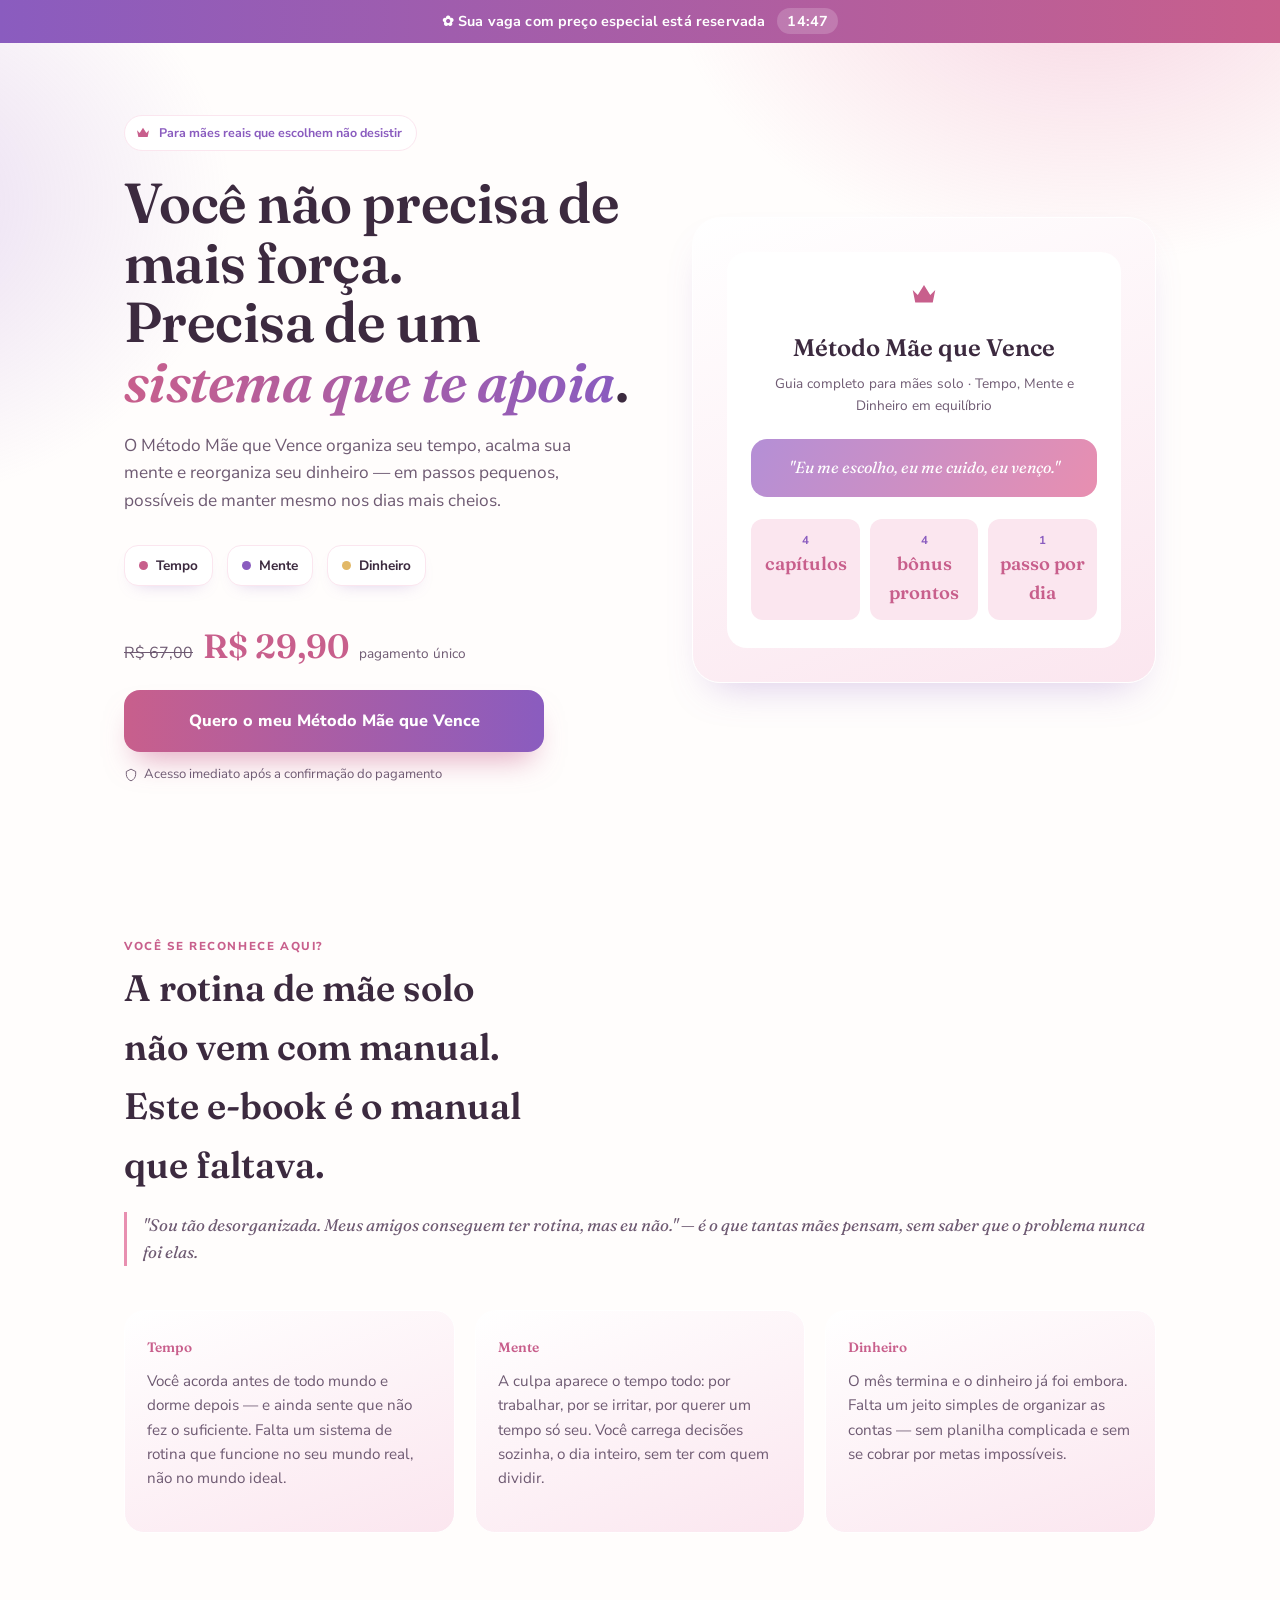
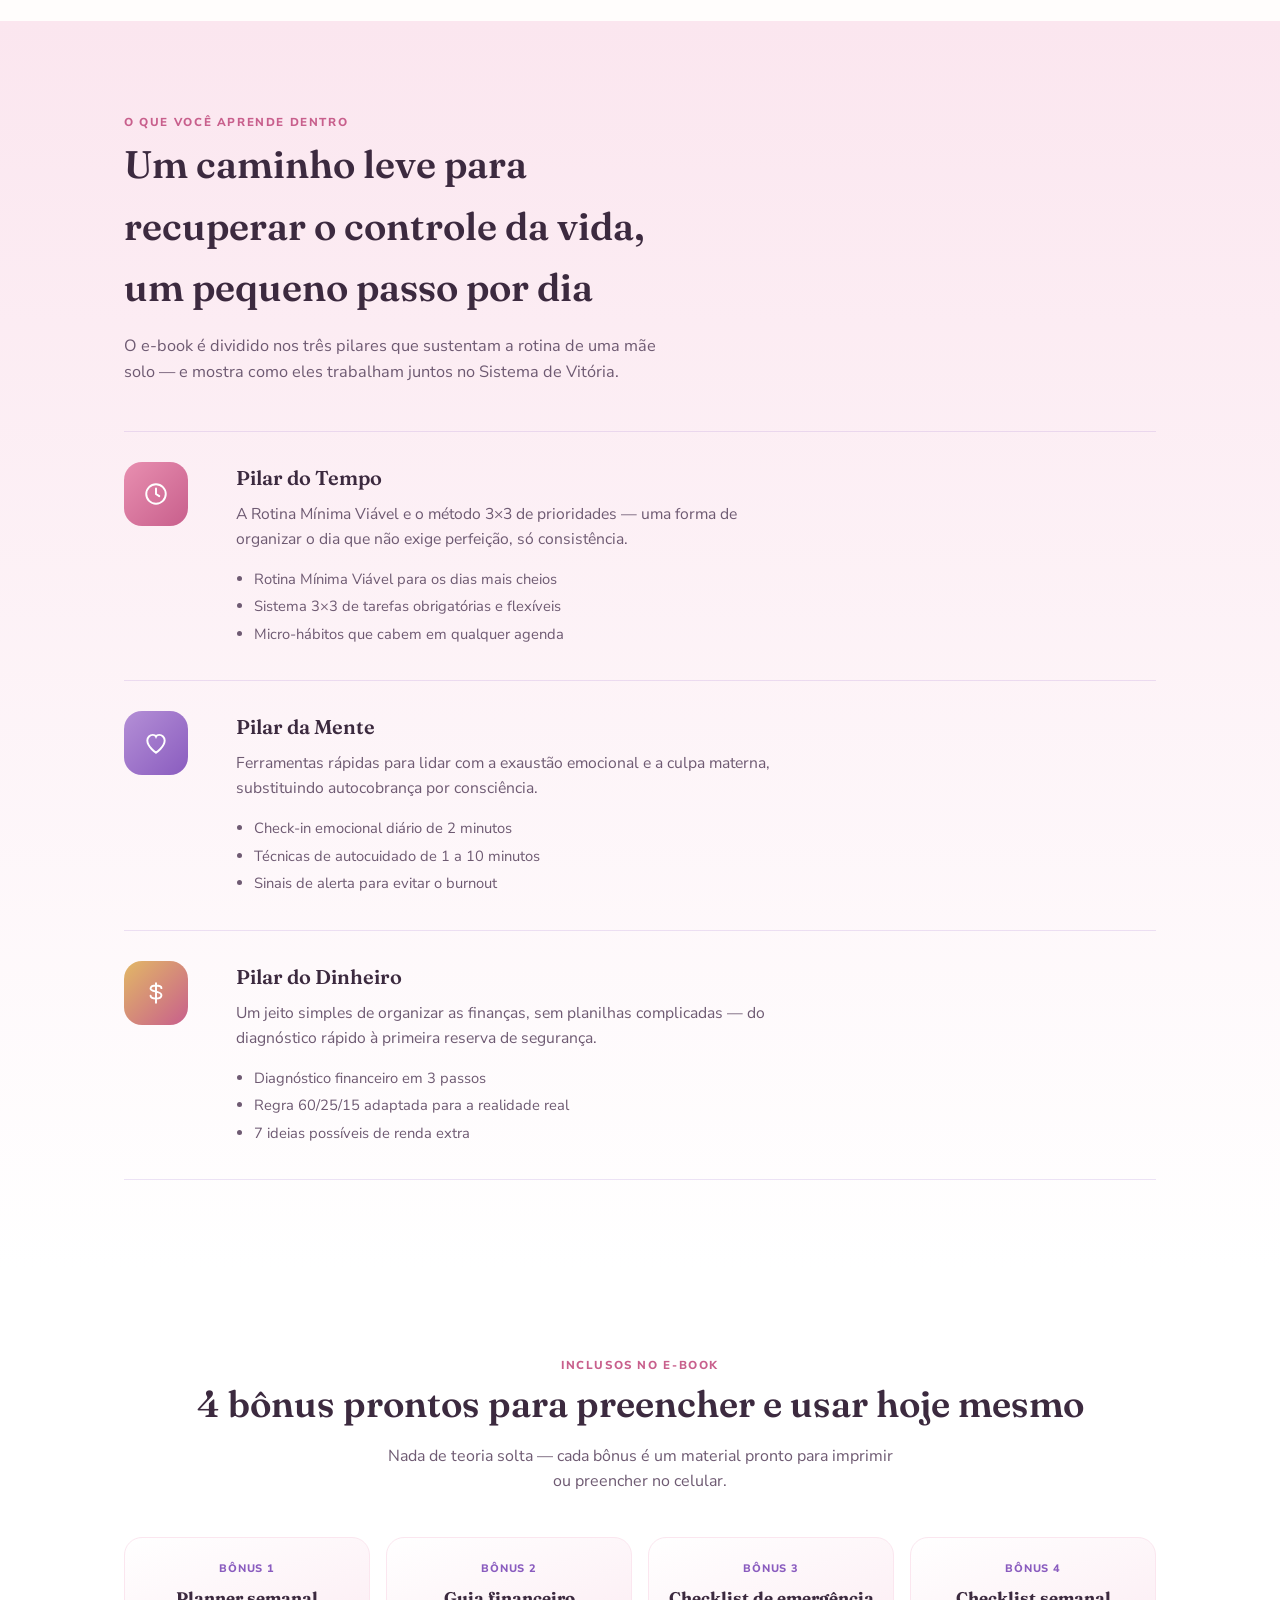
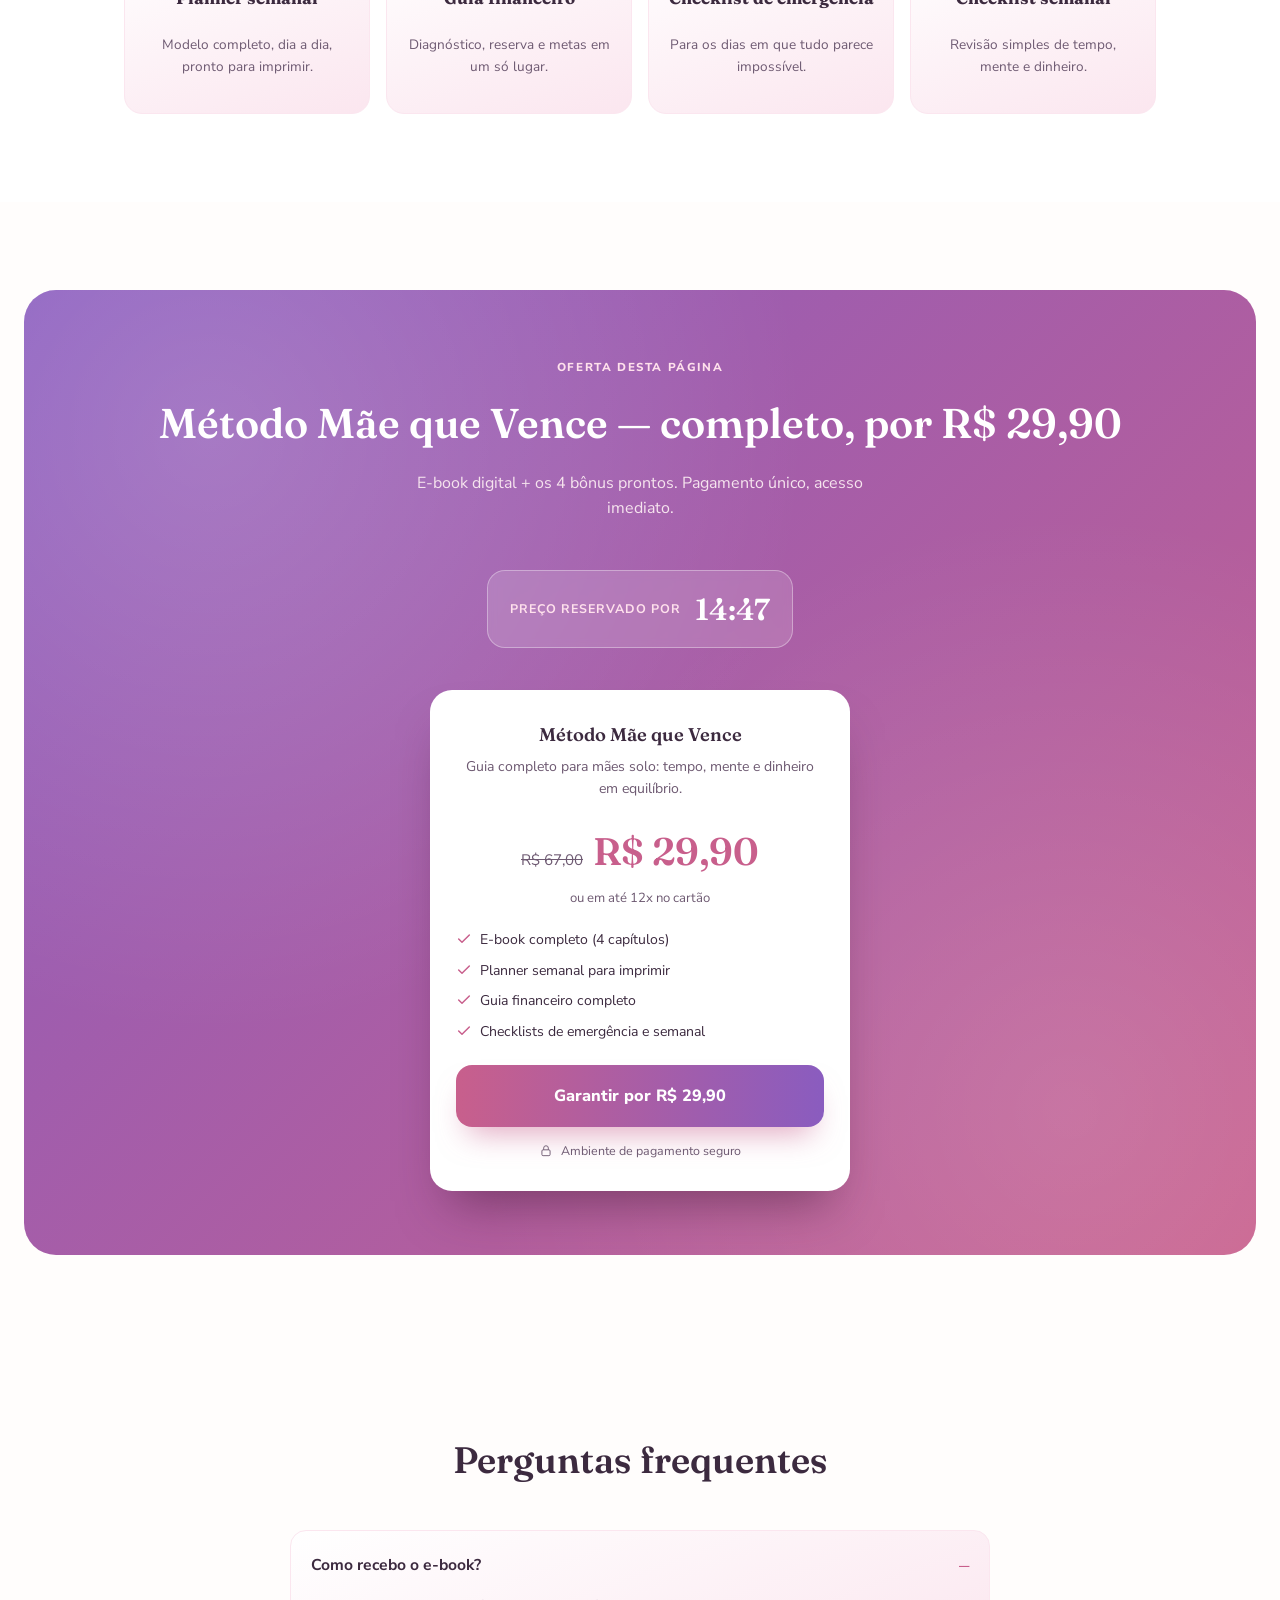
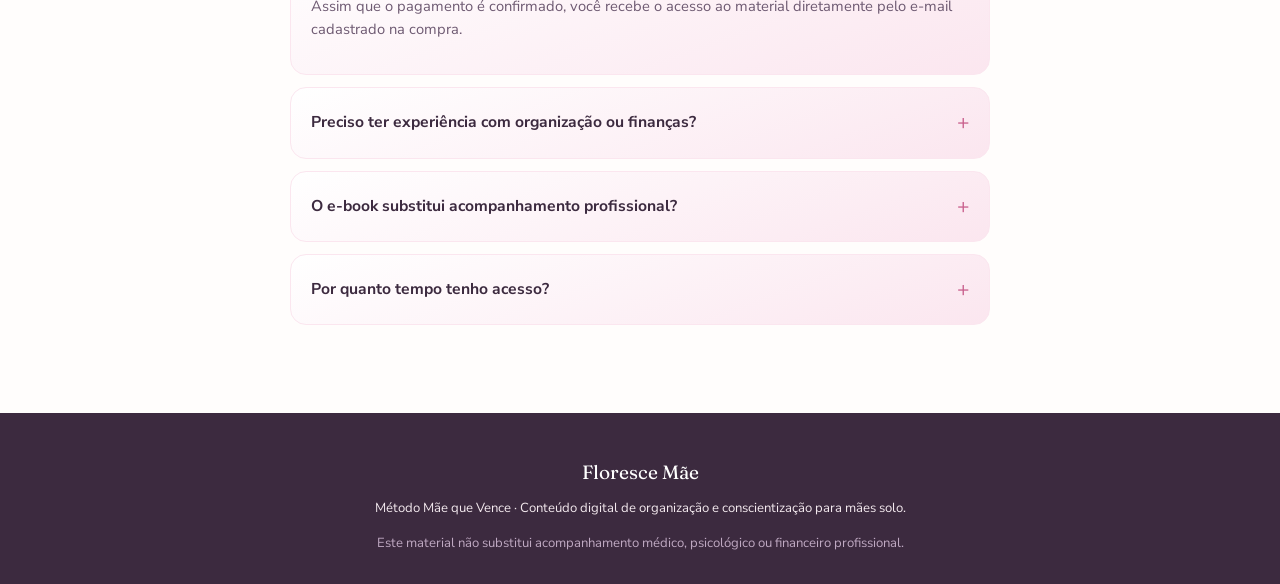
<file: index (4).html>
<!DOCTYPE html>
<html lang="pt-BR">
<head>
<meta charset="UTF-8">
<meta name="viewport" content="width=device-width, initial-scale=1.0">
<title>Floresce Mãe — Método Mãe que Vence</title>
<link rel="preconnect" href="https://fonts.googleapis.com">
<link href="https://fonts.googleapis.com/css2?family=Fraunces:ital,opsz,wght@0,9..144,400;0,9..144,500;0,9..144,600;1,9..144,500&family=Nunito+Sans:wght@400;600;700;800&display=swap" rel="stylesheet">
<style>
  :root{
    --white:#fffdfc;
    --blush:#fbe6ef;
    --pink:#e88fb0;
    --pink-deep:#c85f8c;
    --lilac:#b48fd6;
    --lilac-deep:#8a5cbf;
    --ink:#3c2a3f;
    --ink-soft:#6e5a72;
    --gold:#e2b866;
    --shadow: 0 20px 40px -20px rgba(138,92,191,0.35);
  }
  *{box-sizing:border-box;}
  html{scroll-behavior:smooth;}
  body{
    margin:0;
    background:var(--white);
    color:var(--ink);
    font-family:'Nunito Sans', sans-serif;
    line-height:1.6;
    -webkit-font-smoothing:antialiased;
  }
  h1,h2,h3,.display{
    font-family:'Fraunces', serif;
    font-weight:600;
    color:var(--ink);
    margin:0;
  }
  .eyebrow{
    font-family:'Nunito Sans',sans-serif;
    text-transform:uppercase;
    letter-spacing:0.14em;
    font-size:0.72rem;
    font-weight:800;
    color:var(--pink-deep);
  }
  a{text-decoration:none;color:inherit;}
  img{max-width:100%;display:block;}
  .wrap{max-width:1080px;margin:0 auto;padding:0 24px;}
  section{padding:88px 0;}

  /* ---------- sticky cart bar ---------- */
  #cartbar{
    position:sticky; top:0; z-index:50;
    background:linear-gradient(90deg,var(--lilac-deep),var(--pink-deep));
    color:#fff;
    padding:10px 16px;
    text-align:center;
    font-size:0.9rem;
    font-weight:700;
    letter-spacing:0.01em;
  }
  #cartbar .timer{
    font-variant-numeric: tabular-nums;
    background:rgba(255,255,255,0.18);
    padding:3px 10px;
    border-radius:20px;
    margin-left:8px;
  }

  /* ---------- hero ---------- */
  header.hero{
    position:relative;
    overflow:hidden;
    background:
      radial-gradient(ellipse 700px 500px at 85% -10%, rgba(232,143,176,0.35), transparent 60%),
      radial-gradient(ellipse 600px 500px at -10% 20%, rgba(180,143,214,0.30), transparent 60%),
      var(--white);
    padding:72px 0 60px;
  }
  .hero-grid{
    display:grid;
    grid-template-columns: 1.05fr 0.95fr;
    gap:56px;
    align-items:center;
  }
  .badge-crown{
    display:inline-flex;align-items:center;gap:8px;
    background:#fff;
    border:1px solid var(--blush);
    padding:7px 14px 7px 10px;
    border-radius:999px;
    font-size:0.78rem;
    font-weight:700;
    color:var(--lilac-deep);
    box-shadow: var(--shadow);
    margin-bottom:22px;
  }
  .badge-crown svg{flex:none;}
  h1.display{
    font-size:clamp(2.3rem, 4.4vw, 3.6rem);
    line-height:1.06;
    letter-spacing:-0.01em;
  }
  h1.display em{
    font-style:italic;
    background:linear-gradient(90deg,var(--pink-deep),var(--lilac-deep));
    -webkit-background-clip:text;
    background-clip:text;
    color:transparent;
  }
  .hero p.lede{
    margin-top:20px;
    font-size:1.08rem;
    color:var(--ink-soft);
    max-width:46ch;
  }
  .hero-pillars{
    display:flex;gap:14px;margin-top:30px;flex-wrap:wrap;
  }
  .pillar-chip{
    display:flex;align-items:center;gap:8px;
    background:#fff;
    border:1px solid var(--blush);
    padding:9px 14px;
    border-radius:14px;
    font-weight:700;
    font-size:0.85rem;
    color:var(--ink);
    box-shadow: 0 8px 18px -12px rgba(138,92,191,0.4);
  }
  .pillar-chip .dot{width:9px;height:9px;border-radius:50%;flex:none;}
  .hero-cta{margin-top:34px;}
  .price-tag{
    display:flex;align-items:baseline;gap:10px;margin-bottom:16px;
  }
  .price-tag .old{color:var(--ink-soft);text-decoration:line-through;font-size:1rem;}
  .price-tag .new{font-family:'Fraunces',serif;font-size:2.1rem;font-weight:600;color:var(--pink-deep);}
  .price-tag .cycle{font-size:0.85rem;color:var(--ink-soft);}
  .btn-buy{
    display:inline-flex;align-items:center;justify-content:center;gap:10px;
    background:linear-gradient(90deg,var(--pink-deep),var(--lilac-deep));
    color:#fff;
    font-weight:800;
    font-size:1.02rem;
    padding:18px 30px;
    border-radius:16px;
    box-shadow:0 18px 30px -12px rgba(200,95,140,0.55);
    border:none;
    cursor:pointer;
    transition:transform .15s ease, box-shadow .15s ease;
    width:100%;
    max-width:420px;
  }
  .btn-buy:hover{transform:translateY(-2px);box-shadow:0 22px 36px -12px rgba(200,95,140,0.65);}
  .hero-note{
    margin-top:12px;font-size:0.82rem;color:var(--ink-soft);
    display:flex;align-items:center;gap:6px;
  }

  /* hero visual: mug/journal card */
  .hero-visual{
    position:relative;
    background:linear-gradient(160deg,#fff, var(--blush));
    border-radius:28px;
    padding:34px;
    box-shadow: var(--shadow);
    border:1px solid #fff;
  }
  .visual-card{
    background:#fff;
    border-radius:20px;
    padding:28px 24px;
    text-align:center;
  }
  .visual-card .crown{margin:0 auto 10px;}
  .visual-card .title-sm{
    font-family:'Fraunces',serif;font-size:1.5rem;font-weight:600;
  }
  .visual-card .sub-sm{font-size:0.85rem;color:var(--ink-soft);margin-top:6px;}
  .visual-mantra{
    margin-top:22px;
    background:linear-gradient(120deg,var(--lilac),var(--pink));
    color:#fff;
    border-radius:16px;
    padding:16px 18px;
    font-family:'Fraunces',serif;
    font-style:italic;
    font-size:1rem;
  }
  .visual-stats{
    display:grid;grid-template-columns:repeat(3,1fr);gap:10px;margin-top:22px;
  }
  .visual-stats div{
    background:var(--blush);
    border-radius:12px;
    padding:12px 6px;
    text-align:center;
    font-size:0.72rem;
    font-weight:700;
    color:var(--lilac-deep);
  }
  .visual-stats div span{
    display:block;font-family:'Fraunces',serif;font-size:1.15rem;color:var(--pink-deep);font-weight:600;
  }

  /* ---------- for you section ---------- */
  .foryou{background:var(--white);}
  .foryou h2{font-size:clamp(1.7rem,3vw,2.3rem);max-width:16ch;}
  .quote-strip{
    margin-top:18px;
    font-family:'Fraunces',serif;font-style:italic;
    color:var(--ink-soft);
    font-size:1.05rem;
    border-left:3px solid var(--pink);
    padding-left:16px;
  }
  .you-grid{
    margin-top:44px;
    display:grid;grid-template-columns:repeat(3,1fr);gap:20px;
  }
  .you-card{
    background:linear-gradient(160deg,#fff,var(--blush));
    border-radius:20px;
    padding:26px 22px;
    border:1px solid #fff;
  }
  .you-card .num{
    font-family:'Fraunces',serif;color:var(--pink-deep);font-size:0.85rem;font-weight:600;
  }
  .you-card p{margin-top:10px;color:var(--ink-soft);font-size:0.95rem;}

  /* ---------- pillars detail ---------- */
  .pillars{
    background:linear-gradient(180deg,var(--blush),#fff);
  }
  .pillars-head{max-width:56ch;}
  .pillars-head h2{font-size:clamp(1.8rem,3.2vw,2.4rem);}
  .pillars-head p{margin-top:14px;color:var(--ink-soft);font-size:1.02rem;}
  .pillar-list{margin-top:46px;display:flex;flex-direction:column;gap:0;}
  .pillar-row{
    display:grid;grid-template-columns: 90px 1fr;
    gap:22px;
    padding:30px 0;
    border-top:1px solid rgba(180,143,214,0.25);
  }
  .pillar-row:last-child{border-bottom:1px solid rgba(180,143,214,0.25);}
  .pillar-icon{
    width:64px;height:64px;border-radius:18px;
    display:flex;align-items:center;justify-content:center;
    color:#fff;
  }
  .pillar-row h3{font-size:1.25rem;}
  .pillar-row p{color:var(--ink-soft);margin-top:8px;font-size:0.98rem;max-width:60ch;}
  .pillar-row ul{margin:12px 0 0;padding-left:18px;color:var(--ink-soft);font-size:0.92rem;}
  .pillar-row li{margin-bottom:4px;}

  /* ---------- bonus ---------- */
  .bonus{background:#fff;}
  .bonus h2{font-size:clamp(1.7rem,3vw,2.3rem);text-align:center;}
  .bonus-sub{text-align:center;color:var(--ink-soft);margin-top:10px;max-width:52ch;margin-left:auto;margin-right:auto;}
  .bonus-grid{
    margin-top:42px;display:grid;grid-template-columns:repeat(4,1fr);gap:16px;
  }
  .bonus-card{
    background:linear-gradient(160deg,#fff,var(--blush));
    border:1px solid var(--blush);
    border-radius:18px;
    padding:22px 18px;
    text-align:center;
  }
  .bonus-card .tag{
    font-size:0.68rem;font-weight:800;letter-spacing:0.08em;text-transform:uppercase;color:var(--lilac-deep);
  }
  .bonus-card h4{font-family:'Fraunces',serif;font-size:1.05rem;margin-top:8px;color:var(--ink);}
  .bonus-card p{font-size:0.85rem;color:var(--ink-soft);margin-top:6px;}

  /* ---------- offer / checkout section ---------- */
  .offer{
    background:linear-gradient(135deg,var(--lilac-deep),var(--pink-deep));
    color:#fff;
    text-align:center;
    border-radius:32px;
    margin:0 24px;
    padding:64px 28px;
    position:relative;
    overflow:hidden;
  }
  .offer::before{
    content:"";position:absolute;inset:0;
    background:radial-gradient(circle at 15% 15%, rgba(255,255,255,0.18), transparent 45%),
               radial-gradient(circle at 85% 85%, rgba(255,255,255,0.14), transparent 45%);
  }
  .offer > *{position:relative;}
  .offer .eyebrow{color:#ffe1ec;}
  .offer h2{font-size:clamp(1.8rem,3.4vw,2.6rem);color:#fff;margin-top:10px;}
  .offer p.sub{margin-top:14px;color:#f6e4ee;max-width:48ch;margin-left:auto;margin-right:auto;}

  .timer-box{
    margin:32px auto 8px;
    display:inline-flex;align-items:center;gap:14px;
    background:rgba(255,255,255,0.14);
    border:1px solid rgba(255,255,255,0.35);
    padding:14px 22px;
    border-radius:18px;
    backdrop-filter: blur(4px);
  }
  .timer-box .lbl{font-size:0.78rem;font-weight:700;text-transform:uppercase;letter-spacing:0.08em;color:#ffe1ec;}
  .timer-box .clock{
    font-family:'Fraunces',serif;font-size:1.9rem;font-weight:600;
    font-variant-numeric: tabular-nums;
  }

  .offer-card{
    margin:34px auto 0;
    max-width:420px;
    background:#fff;
    color:var(--ink);
    border-radius:22px;
    padding:30px 26px;
    box-shadow:0 30px 50px -20px rgba(60,20,45,0.5);
  }
  .offer-card .name{font-family:'Fraunces',serif;font-weight:600;font-size:1.15rem;}
  .offer-card .desc{color:var(--ink-soft);font-size:0.88rem;margin-top:6px;}
  .offer-card .pricing{margin:20px 0 6px;display:flex;align-items:baseline;justify-content:center;gap:10px;}
  .offer-card .pricing .old{color:var(--ink-soft);text-decoration:line-through;font-size:0.95rem;}
  .offer-card .pricing .new{font-family:'Fraunces',serif;font-size:2.4rem;font-weight:600;color:var(--pink-deep);}
  .offer-card .pricing .cur{font-size:0.95rem;color:var(--pink-deep);font-weight:700;}
  .offer-card .installment{text-align:center;font-size:0.82rem;color:var(--ink-soft);margin-bottom:20px;}
  .offer-includes{
    text-align:left;
    margin:0 0 22px;
    padding:0;list-style:none;
    font-size:0.88rem;
    color:var(--ink);
  }
  .offer-includes li{display:flex;gap:8px;margin-bottom:8px;align-items:flex-start;}
  .offer-includes li svg{flex:none;margin-top:2px;}
  .offer-card .btn-buy{max-width:100%;}
  .secure-row{
    display:flex;align-items:center;justify-content:center;gap:8px;
    margin-top:14px;font-size:0.78rem;color:var(--ink-soft);
  }

  /* ---------- faq ---------- */
  .faq{background:var(--white);}
  .faq h2{font-size:clamp(1.7rem,3vw,2.3rem);text-align:center;margin-bottom:40px;}
  .faq-list{max-width:700px;margin:0 auto;display:flex;flex-direction:column;gap:12px;}
  details{
    background:linear-gradient(160deg,#fff,var(--blush));
    border:1px solid var(--blush);
    border-radius:16px;
    padding:18px 20px;
  }
  summary{
    cursor:pointer;font-weight:700;font-size:0.98rem;
    list-style:none;display:flex;justify-content:space-between;align-items:center;gap:12px;
  }
  summary::-webkit-details-marker{display:none;}
  summary::after{
    content:"+";font-size:1.3rem;color:var(--pink-deep);font-weight:400;flex:none;
  }
  details[open] summary::after{content:"–";}
  details p{margin-top:12px;color:var(--ink-soft);font-size:0.92rem;}

  /* ---------- footer ---------- */
  footer{
    background:var(--ink);
    color:#f3e9ee;
    text-align:center;
    padding:44px 24px 30px;
    font-size:0.82rem;
  }
  footer .fname{font-family:'Fraunces',serif;font-size:1.2rem;color:#fff;margin-bottom:10px;}
  footer .flinks{margin-top:14px;color:#bfa9c2;}

  /* ---------- mobile ---------- */
  @media (max-width:860px){
    .hero-grid{grid-template-columns:1fr;}
    .you-grid{grid-template-columns:1fr;}
    .pillar-row{grid-template-columns:56px 1fr;}
    .pillar-icon{width:48px;height:48px;border-radius:14px;}
    .bonus-grid{grid-template-columns:repeat(2,1fr);}
    section{padding:60px 0;}
    .offer{margin:0 12px;padding:48px 20px;}
    .hero-visual{order:-1;}
  }
  @media (max-width:480px){
    .bonus-grid{grid-template-columns:1fr;}
    #cartbar{font-size:0.78rem;}
    .timer-box .clock{font-size:1.5rem;}
  }

  @media (prefers-reduced-motion: reduce){
    *{transition:none !important;}
  }
</style>
</head>
<body>

<div id="cartbar">
  ✿ Sua vaga com preço especial está reservada <span class="timer" id="cartbar-timer">15:00</span>
</div>

<header class="hero">
  <div class="wrap hero-grid">
    <div>
      <span class="badge-crown">
        <svg width="16" height="16" viewBox="0 0 24 24" fill="none"><path d="M3 8L7 12L12 4L17 12L21 8L19 18H5L3 8Z" fill="#c85f8c"/></svg>
        Para mães reais que escolhem não desistir
      </span>
      <h1 class="display">Você não precisa de mais força.<br>Precisa de um <em>sistema que te apoia</em>.</h1>
      <p class="lede">O Método Mãe que Vence organiza seu tempo, acalma sua mente e reorganiza seu dinheiro — em passos pequenos, possíveis de manter mesmo nos dias mais cheios.</p>

      <div class="hero-pillars">
        <div class="pillar-chip"><span class="dot" style="background:var(--pink-deep)"></span>Tempo</div>
        <div class="pillar-chip"><span class="dot" style="background:var(--lilac-deep)"></span>Mente</div>
        <div class="pillar-chip"><span class="dot" style="background:var(--gold)"></span>Dinheiro</div>
      </div>

      <div class="hero-cta">
        <div class="price-tag">
          <span class="old">R$ 67,00</span>
          <span class="new">R$ 29,90</span>
          <span class="cycle">pagamento único</span>
        </div>
        <a class="btn-buy" href="https://pay.kiwify.com.br/FQ6sLjV" target="_blank" rel="noopener">
          Quero o meu Método Mãe que Vence
        </a>
        <div class="hero-note">
          <svg width="14" height="14" viewBox="0 0 24 24" fill="none"><path d="M12 2L4 6V11C4 16 7.5 20.5 12 22C16.5 20.5 20 16 20 11V6L12 2Z" stroke="#6e5a72" stroke-width="1.6"/></svg>
          Acesso imediato após a confirmação do pagamento
        </div>
      </div>
    </div>

    <div class="hero-visual">
      <div class="visual-card">
        <div class="crown">
          <svg width="30" height="30" viewBox="0 0 24 24" fill="none"><path d="M3 8L7 12L12 4L17 12L21 8L19 18H5L3 8Z" fill="#c85f8c"/></svg>
        </div>
        <div class="title-sm">Método Mãe que Vence</div>
        <div class="sub-sm">Guia completo para mães solo · Tempo, Mente e Dinheiro em equilíbrio</div>
        <div class="visual-mantra">"Eu me escolho, eu me cuido, eu venço."</div>
        <div class="visual-stats">
          <div>4<span>capítulos</span></div>
          <div>4<span>bônus prontos</span></div>
          <div>1<span>passo por dia</span></div>
        </div>
      </div>
    </div>
  </div>
</header>

<section class="foryou">
  <div class="wrap">
    <span class="eyebrow">Você se reconhece aqui?</span>
    <h2>A rotina de mãe solo não vem com manual. Este e-book é o manual que faltava.</h2>
    <p class="quote-strip">"Sou tão desorganizada. Meus amigos conseguem ter rotina, mas eu não." — é o que tantas mães pensam, sem saber que o problema nunca foi elas.</p>

    <div class="you-grid">
      <div class="you-card">
        <div class="num">Tempo</div>
        <p>Você acorda antes de todo mundo e dorme depois — e ainda sente que não fez o suficiente. Falta um sistema de rotina que funcione no seu mundo real, não no mundo ideal.</p>
      </div>
      <div class="you-card">
        <div class="num">Mente</div>
        <p>A culpa aparece o tempo todo: por trabalhar, por se irritar, por querer um tempo só seu. Você carrega decisões sozinha, o dia inteiro, sem ter com quem dividir.</p>
      </div>
      <div class="you-card">
        <div class="num">Dinheiro</div>
        <p>O mês termina e o dinheiro já foi embora. Falta um jeito simples de organizar as contas — sem planilha complicada e sem se cobrar por metas impossíveis.</p>
      </div>
    </div>
  </div>
</section>

<section class="pillars">
  <div class="wrap">
    <div class="pillars-head">
      <span class="eyebrow">O que você aprende dentro</span>
      <h2>Um caminho leve para recuperar o controle da vida, um pequeno passo por dia</h2>
      <p>O e-book é dividido nos três pilares que sustentam a rotina de uma mãe solo — e mostra como eles trabalham juntos no Sistema de Vitória.</p>
    </div>

    <div class="pillar-list">
      <div class="pillar-row">
        <div class="pillar-icon" style="background:linear-gradient(135deg,var(--pink),var(--pink-deep));">
          <svg width="26" height="26" viewBox="0 0 24 24" fill="none"><circle cx="12" cy="12" r="9" stroke="#fff" stroke-width="1.8"/><path d="M12 7V12L15 14" stroke="#fff" stroke-width="1.8" stroke-linecap="round"/></svg>
        </div>
        <div>
          <h3>Pilar do Tempo</h3>
          <p>A Rotina Mínima Viável e o método 3×3 de prioridades — uma forma de organizar o dia que não exige perfeição, só consistência.</p>
          <ul>
            <li>Rotina Mínima Viável para os dias mais cheios</li>
            <li>Sistema 3×3 de tarefas obrigatórias e flexíveis</li>
            <li>Micro-hábitos que cabem em qualquer agenda</li>
          </ul>
        </div>
      </div>

      <div class="pillar-row">
        <div class="pillar-icon" style="background:linear-gradient(135deg,var(--lilac),var(--lilac-deep));">
          <svg width="26" height="26" viewBox="0 0 24 24" fill="none"><path d="M12 21C12 21 4 15.5 4 9.8C4 6.6 6.4 4.5 9 4.5C10.5 4.5 11.6 5.3 12 6.2C12.4 5.3 13.5 4.5 15 4.5C17.6 4.5 20 6.6 20 9.8C20 15.5 12 21 12 21Z" stroke="#fff" stroke-width="1.8"/></svg>
        </div>
        <div>
          <h3>Pilar da Mente</h3>
          <p>Ferramentas rápidas para lidar com a exaustão emocional e a culpa materna, substituindo autocobrança por consciência.</p>
          <ul>
            <li>Check-in emocional diário de 2 minutos</li>
            <li>Técnicas de autocuidado de 1 a 10 minutos</li>
            <li>Sinais de alerta para evitar o burnout</li>
          </ul>
        </div>
      </div>

      <div class="pillar-row">
        <div class="pillar-icon" style="background:linear-gradient(135deg,var(--gold),var(--pink-deep));">
          <svg width="26" height="26" viewBox="0 0 24 24" fill="none"><path d="M12 3V21M17 7.5C17 6 15.5 5 12 5C8.5 5 7 6.3 7 8C7 11 17 10 17 14C17 16 15 17 12 17C9 17 7 16 7 14.5" stroke="#fff" stroke-width="1.8" stroke-linecap="round"/></svg>
        </div>
        <div>
          <h3>Pilar do Dinheiro</h3>
          <p>Um jeito simples de organizar as finanças, sem planilhas complicadas — do diagnóstico rápido à primeira reserva de segurança.</p>
          <ul>
            <li>Diagnóstico financeiro em 3 passos</li>
            <li>Regra 60/25/15 adaptada para a realidade real</li>
            <li>7 ideias possíveis de renda extra</li>
          </ul>
        </div>
      </div>
    </div>
  </div>
</section>

<section class="bonus">
  <div class="wrap">
    <span class="eyebrow" style="display:block;text-align:center;">Inclusos no e-book</span>
    <h2>4 bônus prontos para preencher e usar hoje mesmo</h2>
    <p class="bonus-sub">Nada de teoria solta — cada bônus é um material pronto para imprimir ou preencher no celular.</p>

    <div class="bonus-grid">
      <div class="bonus-card">
        <div class="tag">Bônus 1</div>
        <h4>Planner semanal</h4>
        <p>Modelo completo, dia a dia, pronto para imprimir.</p>
      </div>
      <div class="bonus-card">
        <div class="tag">Bônus 2</div>
        <h4>Guia financeiro</h4>
        <p>Diagnóstico, reserva e metas em um só lugar.</p>
      </div>
      <div class="bonus-card">
        <div class="tag">Bônus 3</div>
        <h4>Checklist de emergência</h4>
        <p>Para os dias em que tudo parece impossível.</p>
      </div>
      <div class="bonus-card">
        <div class="tag">Bônus 4</div>
        <h4>Checklist semanal</h4>
        <p>Revisão simples de tempo, mente e dinheiro.</p>
      </div>
    </div>
  </div>
</section>

<section id="oferta">
  <div class="offer">
    <span class="eyebrow">Oferta desta página</span>
    <h2>Método Mãe que Vence — completo, por R$ 29,90</h2>
    <p class="sub">E-book digital + os 4 bônus prontos. Pagamento único, acesso imediato.</p>

    <div class="timer-box">
      <span class="lbl">Preço reservado por</span>
      <span class="clock" id="main-timer">15:00</span>
    </div>

    <div class="offer-card">
      <div class="name">Método Mãe que Vence</div>
      <div class="desc">Guia completo para mães solo: tempo, mente e dinheiro em equilíbrio.</div>
      <div class="pricing">
        <span class="old">R$ 67,00</span>
        <span class="new">R$ 29,90</span>
      </div>
      <div class="installment">ou em até 12x no cartão</div>
      <ul class="offer-includes">
        <li><svg width="16" height="16" viewBox="0 0 24 24" fill="none"><path d="M4 12L9 17L20 6" stroke="#c85f8c" stroke-width="2.2" stroke-linecap="round" stroke-linejoin="round"/></svg> E-book completo (4 capítulos)</li>
        <li><svg width="16" height="16" viewBox="0 0 24 24" fill="none"><path d="M4 12L9 17L20 6" stroke="#c85f8c" stroke-width="2.2" stroke-linecap="round" stroke-linejoin="round"/></svg> Planner semanal para imprimir</li>
        <li><svg width="16" height="16" viewBox="0 0 24 24" fill="none"><path d="M4 12L9 17L20 6" stroke="#c85f8c" stroke-width="2.2" stroke-linecap="round" stroke-linejoin="round"/></svg> Guia financeiro completo</li>
        <li><svg width="16" height="16" viewBox="0 0 24 24" fill="none"><path d="M4 12L9 17L20 6" stroke="#c85f8c" stroke-width="2.2" stroke-linecap="round" stroke-linejoin="round"/></svg> Checklists de emergência e semanal</li>
      </ul>
      <a class="btn-buy" href="https://pay.kiwify.com.br/FQ6sLjV" target="_blank" rel="noopener">Garantir por R$ 29,90</a>
      <div class="secure-row">
        <svg width="14" height="14" viewBox="0 0 24 24" fill="none"><rect x="5" y="10" width="14" height="10" rx="2" stroke="#6e5a72" stroke-width="1.6"/><path d="M8 10V7A4 4 0 0116 7V10" stroke="#6e5a72" stroke-width="1.6"/></svg>
        Ambiente de pagamento seguro
      </div>
    </div>
  </div>
</section>

<section class="faq">
  <div class="wrap">
    <h2>Perguntas frequentes</h2>
    <div class="faq-list">
      <details open>
        <summary>Como recebo o e-book?</summary>
        <p>Assim que o pagamento é confirmado, você recebe o acesso ao material diretamente pelo e-mail cadastrado na compra.</p>
      </details>
      <details>
        <summary>Preciso ter experiência com organização ou finanças?</summary>
        <p>Não. O método foi criado justamente para quem nunca conseguiu seguir sistemas complicados — os passos são pequenos e possíveis de manter.</p>
      </details>
      <details>
        <summary>O e-book substitui acompanhamento profissional?</summary>
        <p>Não. É um guia de organização e conscientização sobre rotina, tempo e dinheiro. Não é um substituto de acompanhamento psicológico ou financeiro profissional.</p>
      </details>
      <details>
        <summary>Por quanto tempo tenho acesso?</summary>
        <p>O acesso ao material é vitalício — você pode reler e usar os bônus quantas vezes precisar.</p>
      </details>
    </div>
  </div>
</section>

<footer>
  <div class="fname">Floresce Mãe</div>
  <div>Método Mãe que Vence · Conteúdo digital de organização e conscientização para mães solo.</div>
  <div class="flinks">Este material não substitui acompanhamento médico, psicológico ou financeiro profissional.</div>
</footer>

<script>
(function(){
  var DURATION = 15*60; // 15 minutes
  var key = 'mmv_cart_deadline';
  var deadline = localStorage.getItem(key);
  var now = Date.now();
  if(!deadline || parseInt(deadline,10) < now){
    deadline = now + DURATION*1000;
    localStorage.setItem(key, deadline);
  } else {
    deadline = parseInt(deadline,10);
  }

  var elBar = document.getElementById('cartbar-timer');
  var elMain = document.getElementById('main-timer');

  function tick(){
    var diff = Math.max(0, Math.floor((deadline - Date.now())/1000));
    var m = Math.floor(diff/60);
    var s = diff%60;
    var text = (m<10?'0':'')+m+':'+(s<10?'0':'')+s;
    if(elBar) elBar.textContent = text;
    if(elMain) elMain.textContent = text;
    if(diff <= 0){
      clearInterval(interval);
      if(elBar) elBar.textContent = '00:00';
      if(elMain) elMain.textContent = '00:00';
    }
  }
  tick();
  var interval = setInterval(tick, 1000);
})();
</script>

</body>
</html>
</file>
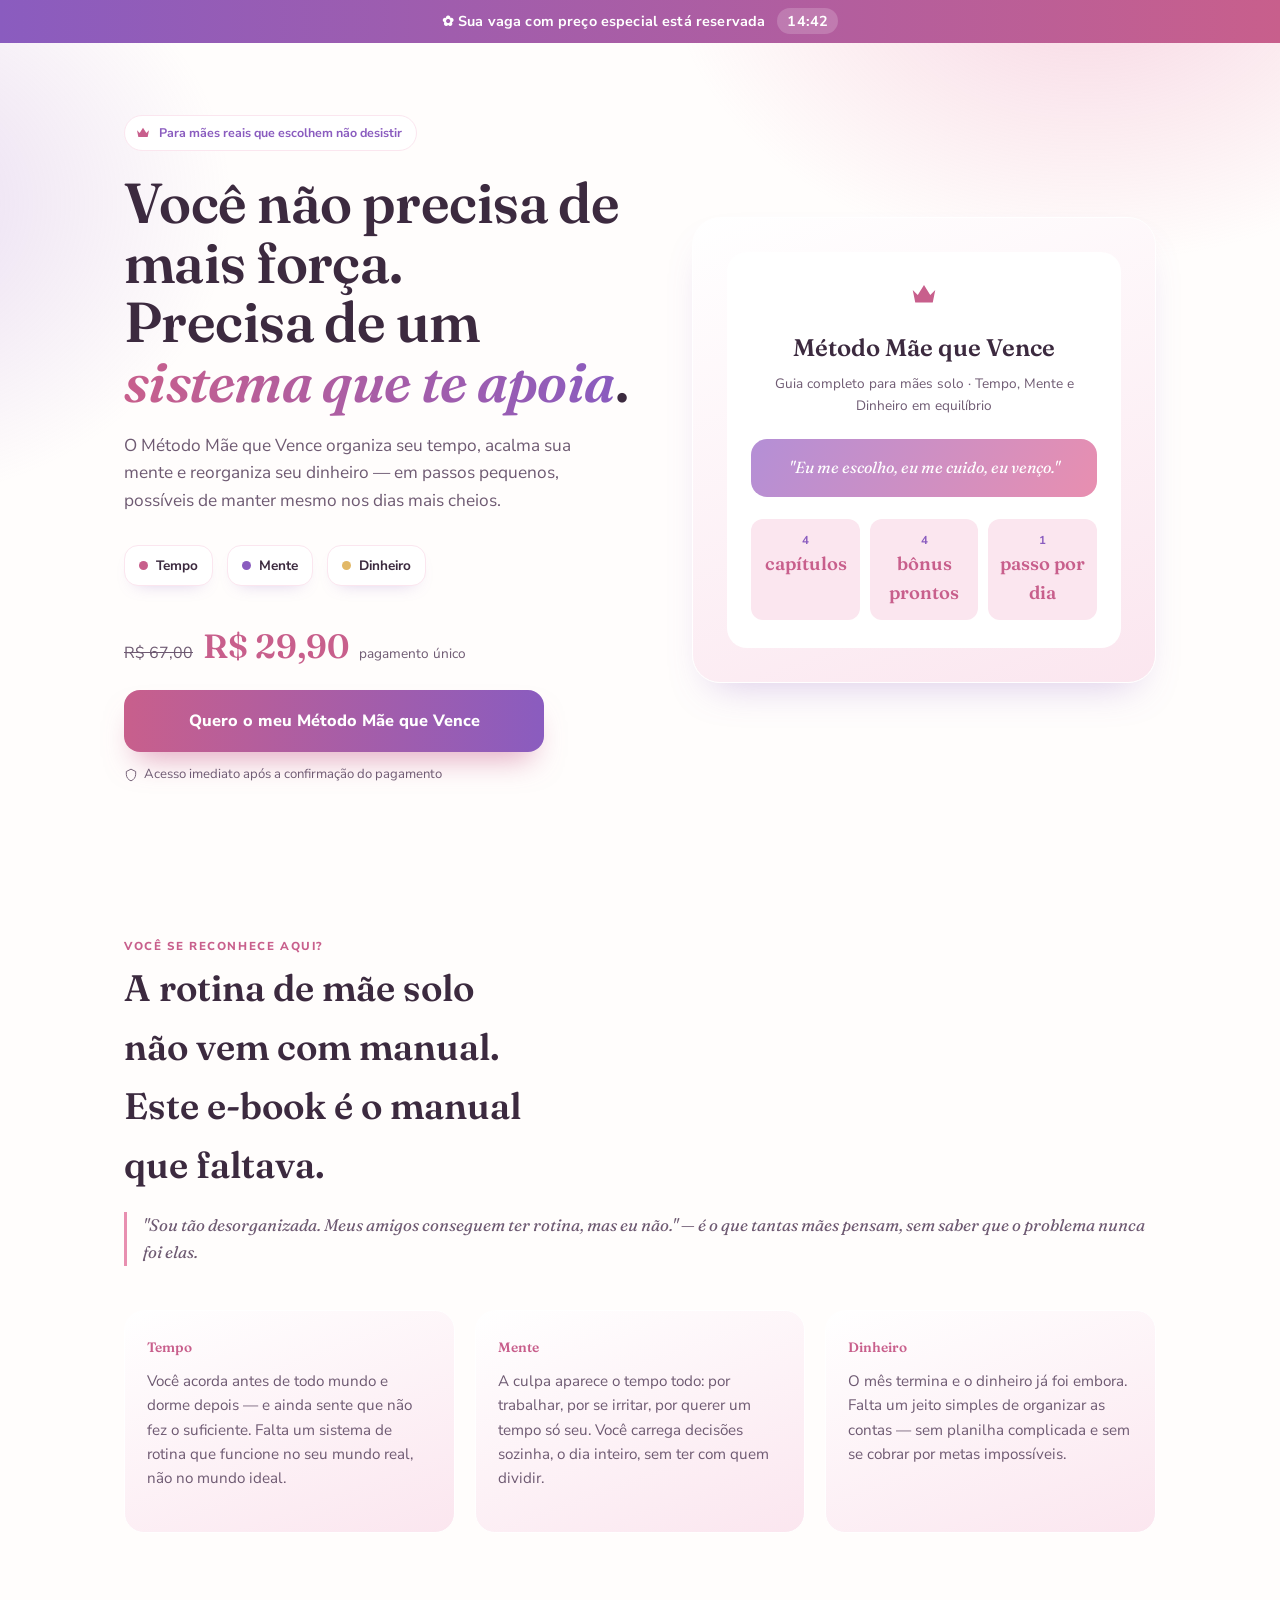
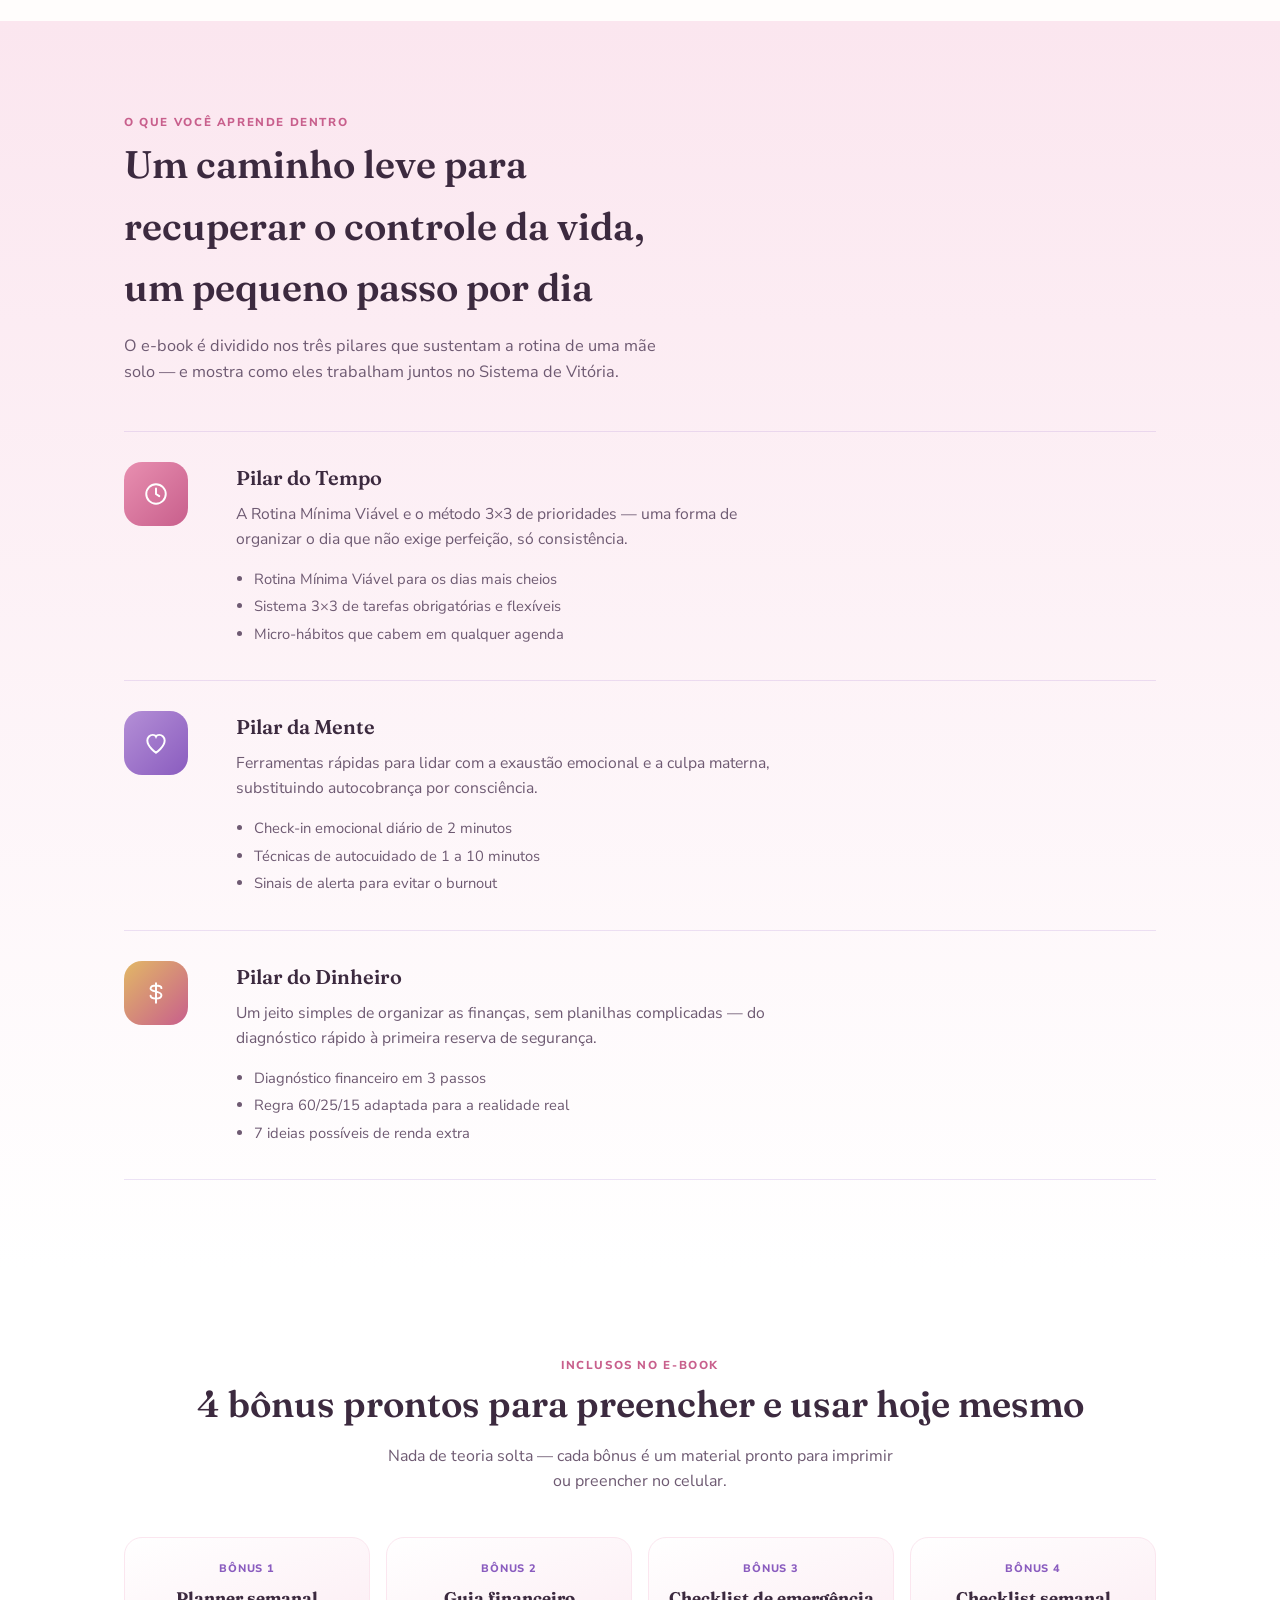
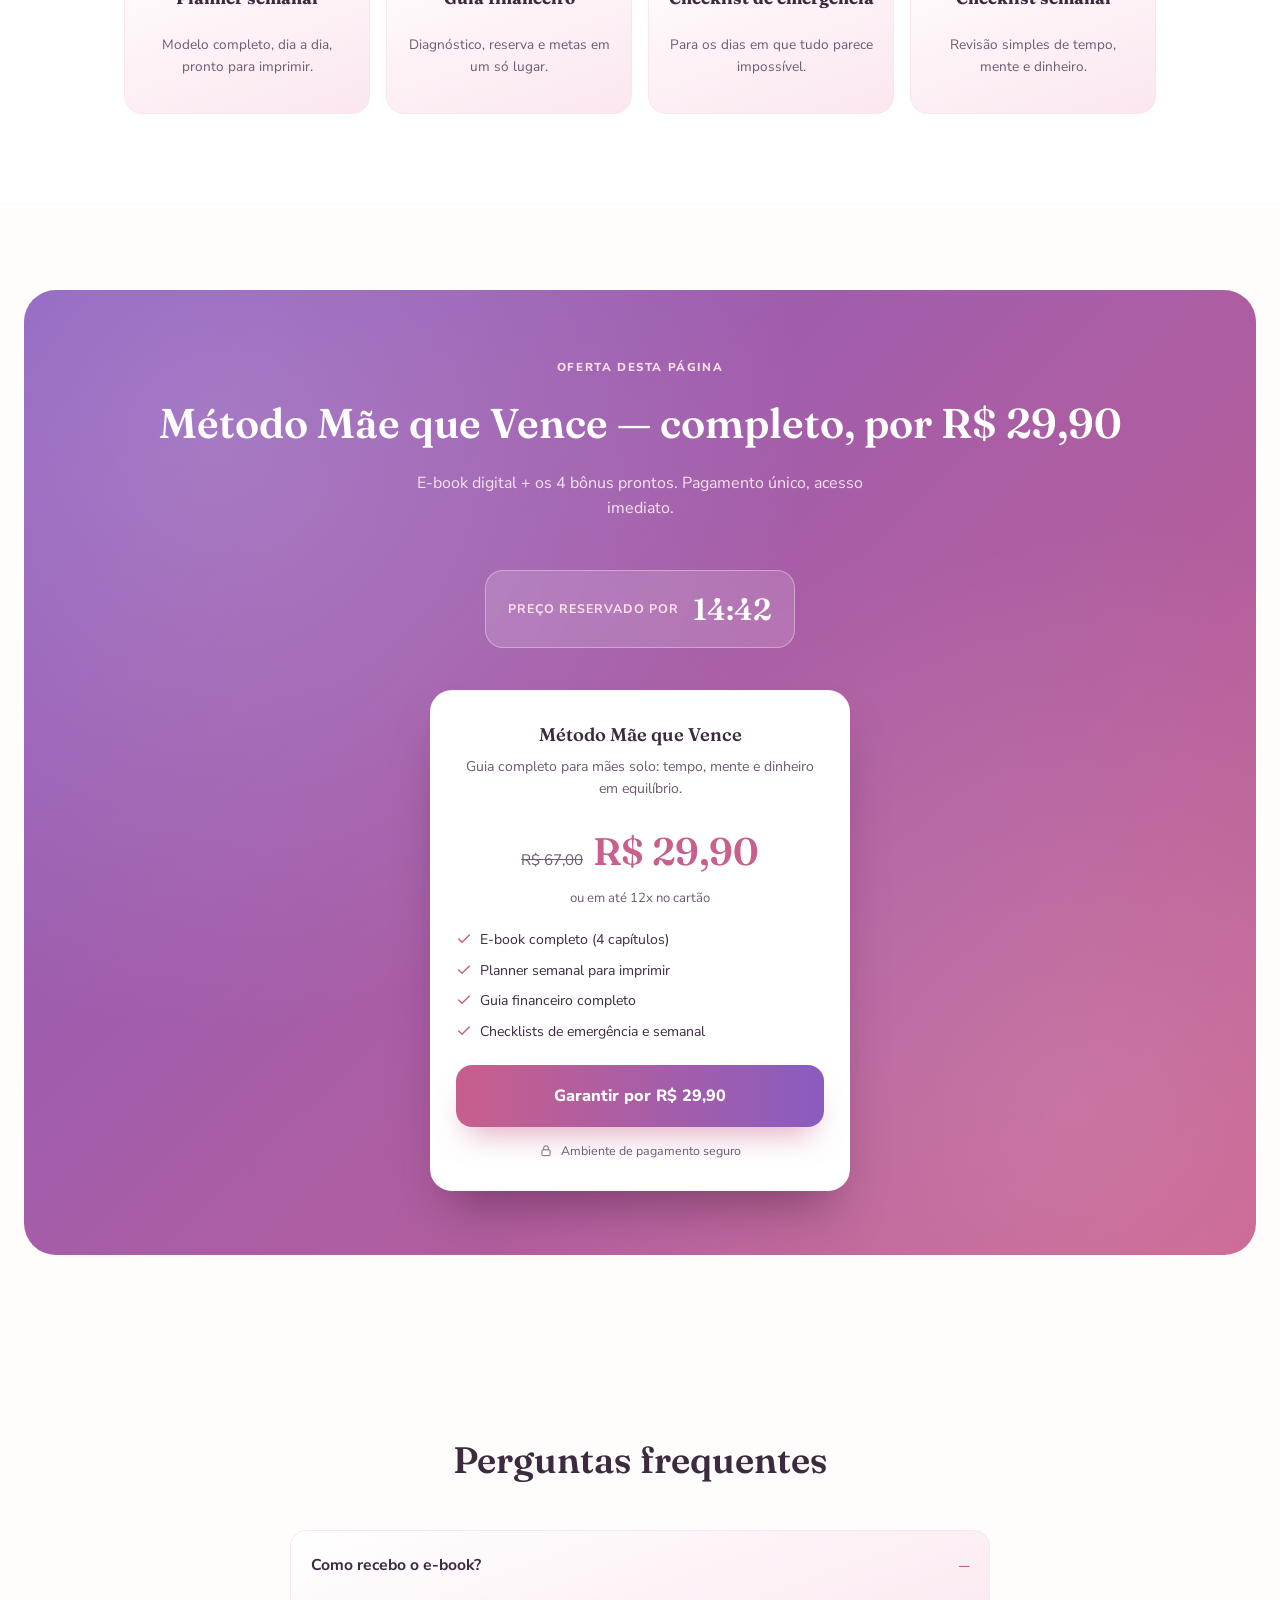
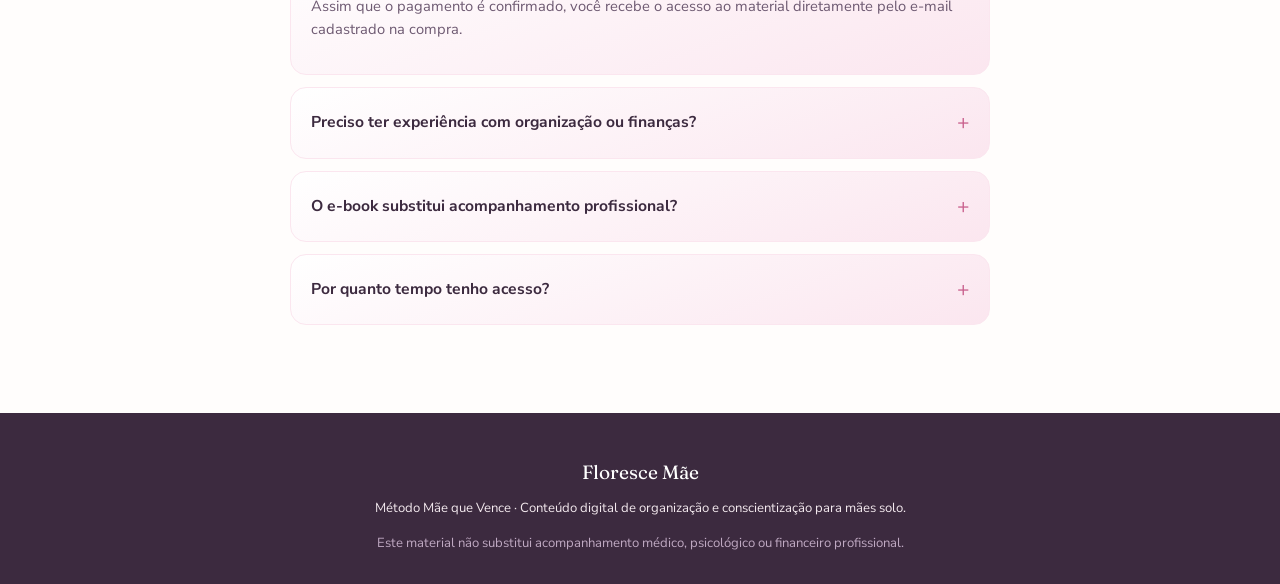
<file: indexer.html>
<!DOCTYPE html>
<html lang="pt-BR">
<head>
  
<meta charset="UTF-8">
<meta name="viewport" content="width=device-width, initial-scale=1.0">
<title>Floresce Mãe — Método Mãe que Vence</title>
<link rel="preconnect" href="https://fonts.googleapis.com">
<link href="https://fonts.googleapis.com/css2?family=Fraunces:ital,opsz,wght@0,9..144,400;0,9..144,500;0,9..144,600;1,9..144,500&family=Nunito+Sans:wght@400;600;700;800&display=swap" rel="stylesheet">
<style>
  :root{
    --white:#fffdfc;
    --blush:#fbe6ef;
    --pink:#e88fb0;
    --pink-deep:#c85f8c;
    --lilac:#b48fd6;
    --lilac-deep:#8a5cbf;
    --ink:#3c2a3f;
    --ink-soft:#6e5a72;
    --gold:#e2b866;
    --shadow: 0 20px 40px -20px rgba(138,92,191,0.35);
  }
  *{box-sizing:border-box;}
  html{scroll-behavior:smooth;}
  body{
    margin:0;
    background:var(--white);
    color:var(--ink);
    font-family:'Nunito Sans', sans-serif;
    line-height:1.6;
    -webkit-font-smoothing:antialiased;
  }
  h1,h2,h3,.display{
    font-family:'Fraunces', serif;
    font-weight:600;
    color:var(--ink);
    margin:0;
  }
  .eyebrow{
    font-family:'Nunito Sans',sans-serif;
    text-transform:uppercase;
    letter-spacing:0.14em;
    font-size:0.72rem;
    font-weight:800;
    color:var(--pink-deep);
  }
  a{text-decoration:none;color:inherit;}
  img{max-width:100%;display:block;}
  .wrap{max-width:1080px;margin:0 auto;padding:0 24px;}
  section{padding:88px 0;}

  /* ---------- sticky cart bar ---------- */
  #cartbar{
    position:sticky; top:0; z-index:50;
    background:linear-gradient(90deg,var(--lilac-deep),var(--pink-deep));
    color:#fff;
    padding:10px 16px;
    text-align:center;
    font-size:0.9rem;
    font-weight:700;
    letter-spacing:0.01em;
  }
  #cartbar .timer{
    font-variant-numeric: tabular-nums;
    background:rgba(255,255,255,0.18);
    padding:3px 10px;
    border-radius:20px;
    margin-left:8px;
  }

  /* ---------- hero ---------- */
  header.hero{
    position:relative;
    overflow:hidden;
    background:
      radial-gradient(ellipse 700px 500px at 85% -10%, rgba(232,143,176,0.35), transparent 60%),
      radial-gradient(ellipse 600px 500px at -10% 20%, rgba(180,143,214,0.30), transparent 60%),
      var(--white);
    padding:72px 0 60px;
  }
  .hero-grid{
    display:grid;
    grid-template-columns: 1.05fr 0.95fr;
    gap:56px;
    align-items:center;
  }
  .badge-crown{
    display:inline-flex;align-items:center;gap:8px;
    background:#fff;
    border:1px solid var(--blush);
    padding:7px 14px 7px 10px;
    border-radius:999px;
    font-size:0.78rem;
    font-weight:700;
    color:var(--lilac-deep);
    box-shadow: var(--shadow);
    margin-bottom:22px;
  }
  .badge-crown svg{flex:none;}
  h1.display{
    font-size:clamp(2.3rem, 4.4vw, 3.6rem);
    line-height:1.06;
    letter-spacing:-0.01em;
  }
  h1.display em{
    font-style:italic;
    background:linear-gradient(90deg,var(--pink-deep),var(--lilac-deep));
    -webkit-background-clip:text;
    background-clip:text;
    color:transparent;
  }
  .hero p.lede{
    margin-top:20px;
    font-size:1.08rem;
    color:var(--ink-soft);
    max-width:46ch;
  }
  .hero-pillars{
    display:flex;gap:14px;margin-top:30px;flex-wrap:wrap;
  }
  .pillar-chip{
    display:flex;align-items:center;gap:8px;
    background:#fff;
    border:1px solid var(--blush);
    padding:9px 14px;
    border-radius:14px;
    font-weight:700;
    font-size:0.85rem;
    color:var(--ink);
    box-shadow: 0 8px 18px -12px rgba(138,92,191,0.4);
  }
  .pillar-chip .dot{width:9px;height:9px;border-radius:50%;flex:none;}
  .hero-cta{margin-top:34px;}
  .price-tag{
    display:flex;align-items:baseline;gap:10px;margin-bottom:16px;
  }
  .price-tag .old{color:var(--ink-soft);text-decoration:line-through;font-size:1rem;}
  .price-tag .new{font-family:'Fraunces',serif;font-size:2.1rem;font-weight:600;color:var(--pink-deep);}
  .price-tag .cycle{font-size:0.85rem;color:var(--ink-soft);}
  .btn-buy{
    display:inline-flex;align-items:center;justify-content:center;gap:10px;
    background:linear-gradient(90deg,var(--pink-deep),var(--lilac-deep));
    color:#fff;
    font-weight:800;
    font-size:1.02rem;
    padding:18px 30px;
    border-radius:16px;
    box-shadow:0 18px 30px -12px rgba(200,95,140,0.55);
    border:none;
    cursor:pointer;
    transition:transform .15s ease, box-shadow .15s ease;
    width:100%;
    max-width:420px;
  }
  .btn-buy:hover{transform:translateY(-2px);box-shadow:0 22px 36px -12px rgba(200,95,140,0.65);}
  .hero-note{
    margin-top:12px;font-size:0.82rem;color:var(--ink-soft);
    display:flex;align-items:center;gap:6px;
  }

  /* hero visual: mug/journal card */
  .hero-visual{
    position:relative;
    background:linear-gradient(160deg,#fff, var(--blush));
    border-radius:28px;
    padding:34px;
    box-shadow: var(--shadow);
    border:1px solid #fff;
  }
  .visual-card{
    background:#fff;
    border-radius:20px;
    padding:28px 24px;
    text-align:center;
  }
  .visual-card .crown{margin:0 auto 10px;}
  .visual-card .title-sm{
    font-family:'Fraunces',serif;font-size:1.5rem;font-weight:600;
  }
  .visual-card .sub-sm{font-size:0.85rem;color:var(--ink-soft);margin-top:6px;}
  .visual-mantra{
    margin-top:22px;
    background:linear-gradient(120deg,var(--lilac),var(--pink));
    color:#fff;
    border-radius:16px;
    padding:16px 18px;
    font-family:'Fraunces',serif;
    font-style:italic;
    font-size:1rem;
  }
  .visual-stats{
    display:grid;grid-template-columns:repeat(3,1fr);gap:10px;margin-top:22px;
  }
  .visual-stats div{
    background:var(--blush);
    border-radius:12px;
    padding:12px 6px;
    text-align:center;
    font-size:0.72rem;
    font-weight:700;
    color:var(--lilac-deep);
  }
  .visual-stats div span{
    display:block;font-family:'Fraunces',serif;font-size:1.15rem;color:var(--pink-deep);font-weight:600;
  }

  /* ---------- for you section ---------- */
  .foryou{background:var(--white);}
  .foryou h2{font-size:clamp(1.7rem,3vw,2.3rem);max-width:16ch;}
  .quote-strip{
    margin-top:18px;
    font-family:'Fraunces',serif;font-style:italic;
    color:var(--ink-soft);
    font-size:1.05rem;
    border-left:3px solid var(--pink);
    padding-left:16px;
  }
  .you-grid{
    margin-top:44px;
    display:grid;grid-template-columns:repeat(3,1fr);gap:20px;
  }
  .you-card{
    background:linear-gradient(160deg,#fff,var(--blush));
    border-radius:20px;
    padding:26px 22px;
    border:1px solid #fff;
  }
  .you-card .num{
    font-family:'Fraunces',serif;color:var(--pink-deep);font-size:0.85rem;font-weight:600;
  }
  .you-card p{margin-top:10px;color:var(--ink-soft);font-size:0.95rem;}

  /* ---------- pillars detail ---------- */
  .pillars{
    background:linear-gradient(180deg,var(--blush),#fff);
  }
  .pillars-head{max-width:56ch;}
  .pillars-head h2{font-size:clamp(1.8rem,3.2vw,2.4rem);}
  .pillars-head p{margin-top:14px;color:var(--ink-soft);font-size:1.02rem;}
  .pillar-list{margin-top:46px;display:flex;flex-direction:column;gap:0;}
  .pillar-row{
    display:grid;grid-template-columns: 90px 1fr;
    gap:22px;
    padding:30px 0;
    border-top:1px solid rgba(180,143,214,0.25);
  }
  .pillar-row:last-child{border-bottom:1px solid rgba(180,143,214,0.25);}
  .pillar-icon{
    width:64px;height:64px;border-radius:18px;
    display:flex;align-items:center;justify-content:center;
    color:#fff;
  }
  .pillar-row h3{font-size:1.25rem;}
  .pillar-row p{color:var(--ink-soft);margin-top:8px;font-size:0.98rem;max-width:60ch;}
  .pillar-row ul{margin:12px 0 0;padding-left:18px;color:var(--ink-soft);font-size:0.92rem;}
  .pillar-row li{margin-bottom:4px;}

  /* ---------- bonus ---------- */
  .bonus{background:#fff;}
  .bonus h2{font-size:clamp(1.7rem,3vw,2.3rem);text-align:center;}
  .bonus-sub{text-align:center;color:var(--ink-soft);margin-top:10px;max-width:52ch;margin-left:auto;margin-right:auto;}
  .bonus-grid{
    margin-top:42px;display:grid;grid-template-columns:repeat(4,1fr);gap:16px;
  }
  .bonus-card{
    background:linear-gradient(160deg,#fff,var(--blush));
    border:1px solid var(--blush);
    border-radius:18px;
    padding:22px 18px;
    text-align:center;
  }
  .bonus-card .tag{
    font-size:0.68rem;font-weight:800;letter-spacing:0.08em;text-transform:uppercase;color:var(--lilac-deep);
  }
  .bonus-card h4{font-family:'Fraunces',serif;font-size:1.05rem;margin-top:8px;color:var(--ink);}
  .bonus-card p{font-size:0.85rem;color:var(--ink-soft);margin-top:6px;}

  /* ---------- offer / checkout section ---------- */
  .offer{
    background:linear-gradient(135deg,var(--lilac-deep),var(--pink-deep));
    color:#fff;
    text-align:center;
    border-radius:32px;
    margin:0 24px;
    padding:64px 28px;
    position:relative;
    overflow:hidden;
  }
  .offer::before{
    content:"";position:absolute;inset:0;
    background:radial-gradient(circle at 15% 15%, rgba(255,255,255,0.18), transparent 45%),
               radial-gradient(circle at 85% 85%, rgba(255,255,255,0.14), transparent 45%);
  }
  .offer > *{position:relative;}
  .offer .eyebrow{color:#ffe1ec;}
  .offer h2{font-size:clamp(1.8rem,3.4vw,2.6rem);color:#fff;margin-top:10px;}
  .offer p.sub{margin-top:14px;color:#f6e4ee;max-width:48ch;margin-left:auto;margin-right:auto;}

  .timer-box{
    margin:32px auto 8px;
    display:inline-flex;align-items:center;gap:14px;
    background:rgba(255,255,255,0.14);
    border:1px solid rgba(255,255,255,0.35);
    padding:14px 22px;
    border-radius:18px;
    backdrop-filter: blur(4px);
  }
  .timer-box .lbl{font-size:0.78rem;font-weight:700;text-transform:uppercase;letter-spacing:0.08em;color:#ffe1ec;}
  .timer-box .clock{
    font-family:'Fraunces',serif;font-size:1.9rem;font-weight:600;
    font-variant-numeric: tabular-nums;
  }

  .offer-card{
    margin:34px auto 0;
    max-width:420px;
    background:#fff;
    color:var(--ink);
    border-radius:22px;
    padding:30px 26px;
    box-shadow:0 30px 50px -20px rgba(60,20,45,0.5);
  }
  .offer-card .name{font-family:'Fraunces',serif;font-weight:600;font-size:1.15rem;}
  .offer-card .desc{color:var(--ink-soft);font-size:0.88rem;margin-top:6px;}
  .offer-card .pricing{margin:20px 0 6px;display:flex;align-items:baseline;justify-content:center;gap:10px;}
  .offer-card .pricing .old{color:var(--ink-soft);text-decoration:line-through;font-size:0.95rem;}
  .offer-card .pricing .new{font-family:'Fraunces',serif;font-size:2.4rem;font-weight:600;color:var(--pink-deep);}
  .offer-card .pricing .cur{font-size:0.95rem;color:var(--pink-deep);font-weight:700;}
  .offer-card .installment{text-align:center;font-size:0.82rem;color:var(--ink-soft);margin-bottom:20px;}
  .offer-includes{
    text-align:left;
    margin:0 0 22px;
    padding:0;list-style:none;
    font-size:0.88rem;
    color:var(--ink);
  }
  .offer-includes li{display:flex;gap:8px;margin-bottom:8px;align-items:flex-start;}
  .offer-includes li svg{flex:none;margin-top:2px;}
  .offer-card .btn-buy{max-width:100%;}
  .secure-row{
    display:flex;align-items:center;justify-content:center;gap:8px;
    margin-top:14px;font-size:0.78rem;color:var(--ink-soft);
  }

  /* ---------- faq ---------- */
  .faq{background:var(--white);}
  .faq h2{font-size:clamp(1.7rem,3vw,2.3rem);text-align:center;margin-bottom:40px;}
  .faq-list{max-width:700px;margin:0 auto;display:flex;flex-direction:column;gap:12px;}
  details{
    background:linear-gradient(160deg,#fff,var(--blush));
    border:1px solid var(--blush);
    border-radius:16px;
    padding:18px 20px;
  }
  summary{
    cursor:pointer;font-weight:700;font-size:0.98rem;
    list-style:none;display:flex;justify-content:space-between;align-items:center;gap:12px;
  }
  summary::-webkit-details-marker{display:none;}
  summary::after{
    content:"+";font-size:1.3rem;color:var(--pink-deep);font-weight:400;flex:none;
  }
  details[open] summary::after{content:"–";}
  details p{margin-top:12px;color:var(--ink-soft);font-size:0.92rem;}

  /* ---------- footer ---------- */
  footer{
    background:var(--ink);
    color:#f3e9ee;
    text-align:center;
    padding:44px 24px 30px;
    font-size:0.82rem;
  }
  footer .fname{font-family:'Fraunces',serif;font-size:1.2rem;color:#fff;margin-bottom:10px;}
  footer .flinks{margin-top:14px;color:#bfa9c2;}

  /* ---------- mobile ---------- */
  @media (max-width:860px){
    .hero-grid{grid-template-columns:1fr;}
    .you-grid{grid-template-columns:1fr;}
    .pillar-row{grid-template-columns:56px 1fr;}
    .pillar-icon{width:48px;height:48px;border-radius:14px;}
    .bonus-grid{grid-template-columns:repeat(2,1fr);}
    section{padding:60px 0;}
    .offer{margin:0 12px;padding:48px 20px;}
    .hero-visual{order:-1;}
  }
  @media (max-width:480px){
    .bonus-grid{grid-template-columns:1fr;}
    #cartbar{font-size:0.78rem;}
    .timer-box .clock{font-size:1.5rem;}
  }

  @media (prefers-reduced-motion: reduce){
    *{transition:none !important;}
  }
</style>
</head>
<body>

<div id="cartbar">
  ✿ Sua vaga com preço especial está reservada <span class="timer" id="cartbar-timer">15:00</span>
</div>

<header class="hero">
  <div class="wrap hero-grid">
    <div>
      <span class="badge-crown">
        <svg width="16" height="16" viewBox="0 0 24 24" fill="none"><path d="M3 8L7 12L12 4L17 12L21 8L19 18H5L3 8Z" fill="#c85f8c"/></svg>
        Para mães reais que escolhem não desistir
      </span>
      <h1 class="display">Você não precisa de mais força.<br>Precisa de um <em>sistema que te apoia</em>.</h1>
      <p class="lede">O Método Mãe que Vence organiza seu tempo, acalma sua mente e reorganiza seu dinheiro — em passos pequenos, possíveis de manter mesmo nos dias mais cheios.</p>

      <div class="hero-pillars">
        <div class="pillar-chip"><span class="dot" style="background:var(--pink-deep)"></span>Tempo</div>
        <div class="pillar-chip"><span class="dot" style="background:var(--lilac-deep)"></span>Mente</div>
        <div class="pillar-chip"><span class="dot" style="background:var(--gold)"></span>Dinheiro</div>
      </div>

      <div class="hero-cta">
        <div class="price-tag">
          <span class="old">R$ 67,00</span>
          <span class="new">R$ 29,90</span>
          <span class="cycle">pagamento único</span>
        </div>
        <a class="btn-buy" href="https://pay.kiwify.com.br/FQ6sLjV" target="_blank" rel="noopener">
          Quero o meu Método Mãe que Vence
        </a>
        <div class="hero-note">
          <svg width="14" height="14" viewBox="0 0 24 24" fill="none"><path d="M12 2L4 6V11C4 16 7.5 20.5 12 22C16.5 20.5 20 16 20 11V6L12 2Z" stroke="#6e5a72" stroke-width="1.6"/></svg>
          Acesso imediato após a confirmação do pagamento
        </div>
      </div>
    </div>

    <div class="hero-visual">
      <div class="visual-card">
        <div class="crown">
          <svg width="30" height="30" viewBox="0 0 24 24" fill="none"><path d="M3 8L7 12L12 4L17 12L21 8L19 18H5L3 8Z" fill="#c85f8c"/></svg>
        </div>
        <div class="title-sm">Método Mãe que Vence</div>
        <div class="sub-sm">Guia completo para mães solo · Tempo, Mente e Dinheiro em equilíbrio</div>
        <div class="visual-mantra">"Eu me escolho, eu me cuido, eu venço."</div>
        <div class="visual-stats">
          <div>4<span>capítulos</span></div>
          <div>4<span>bônus prontos</span></div>
          <div>1<span>passo por dia</span></div>
        </div>
      </div>
    </div>
  </div>
</header>

<section class="foryou">
  <div class="wrap">
    <span class="eyebrow">Você se reconhece aqui?</span>
    <h2>A rotina de mãe solo não vem com manual. Este e-book é o manual que faltava.</h2>
    <p class="quote-strip">"Sou tão desorganizada. Meus amigos conseguem ter rotina, mas eu não." — é o que tantas mães pensam, sem saber que o problema nunca foi elas.</p>

    <div class="you-grid">
      <div class="you-card">
        <div class="num">Tempo</div>
        <p>Você acorda antes de todo mundo e dorme depois — e ainda sente que não fez o suficiente. Falta um sistema de rotina que funcione no seu mundo real, não no mundo ideal.</p>
      </div>
      <div class="you-card">
        <div class="num">Mente</div>
        <p>A culpa aparece o tempo todo: por trabalhar, por se irritar, por querer um tempo só seu. Você carrega decisões sozinha, o dia inteiro, sem ter com quem dividir.</p>
      </div>
      <div class="you-card">
        <div class="num">Dinheiro</div>
        <p>O mês termina e o dinheiro já foi embora. Falta um jeito simples de organizar as contas — sem planilha complicada e sem se cobrar por metas impossíveis.</p>
      </div>
    </div>
  </div>
</section>

<section class="pillars">
  <div class="wrap">
    <div class="pillars-head">
      <span class="eyebrow">O que você aprende dentro</span>
      <h2>Um caminho leve para recuperar o controle da vida, um pequeno passo por dia</h2>
      <p>O e-book é dividido nos três pilares que sustentam a rotina de uma mãe solo — e mostra como eles trabalham juntos no Sistema de Vitória.</p>
    </div>

    <div class="pillar-list">
      <div class="pillar-row">
        <div class="pillar-icon" style="background:linear-gradient(135deg,var(--pink),var(--pink-deep));">
          <svg width="26" height="26" viewBox="0 0 24 24" fill="none"><circle cx="12" cy="12" r="9" stroke="#fff" stroke-width="1.8"/><path d="M12 7V12L15 14" stroke="#fff" stroke-width="1.8" stroke-linecap="round"/></svg>
        </div>
        <div>
          <h3>Pilar do Tempo</h3>
          <p>A Rotina Mínima Viável e o método 3×3 de prioridades — uma forma de organizar o dia que não exige perfeição, só consistência.</p>
          <ul>
            <li>Rotina Mínima Viável para os dias mais cheios</li>
            <li>Sistema 3×3 de tarefas obrigatórias e flexíveis</li>
            <li>Micro-hábitos que cabem em qualquer agenda</li>
          </ul>
        </div>
      </div>

      <div class="pillar-row">
        <div class="pillar-icon" style="background:linear-gradient(135deg,var(--lilac),var(--lilac-deep));">
          <svg width="26" height="26" viewBox="0 0 24 24" fill="none"><path d="M12 21C12 21 4 15.5 4 9.8C4 6.6 6.4 4.5 9 4.5C10.5 4.5 11.6 5.3 12 6.2C12.4 5.3 13.5 4.5 15 4.5C17.6 4.5 20 6.6 20 9.8C20 15.5 12 21 12 21Z" stroke="#fff" stroke-width="1.8"/></svg>
        </div>
        <div>
          <h3>Pilar da Mente</h3>
          <p>Ferramentas rápidas para lidar com a exaustão emocional e a culpa materna, substituindo autocobrança por consciência.</p>
          <ul>
            <li>Check-in emocional diário de 2 minutos</li>
            <li>Técnicas de autocuidado de 1 a 10 minutos</li>
            <li>Sinais de alerta para evitar o burnout</li>
          </ul>
        </div>
      </div>

      <div class="pillar-row">
        <div class="pillar-icon" style="background:linear-gradient(135deg,var(--gold),var(--pink-deep));">
          <svg width="26" height="26" viewBox="0 0 24 24" fill="none"><path d="M12 3V21M17 7.5C17 6 15.5 5 12 5C8.5 5 7 6.3 7 8C7 11 17 10 17 14C17 16 15 17 12 17C9 17 7 16 7 14.5" stroke="#fff" stroke-width="1.8" stroke-linecap="round"/></svg>
        </div>
        <div>
          <h3>Pilar do Dinheiro</h3>
          <p>Um jeito simples de organizar as finanças, sem planilhas complicadas — do diagnóstico rápido à primeira reserva de segurança.</p>
          <ul>
            <li>Diagnóstico financeiro em 3 passos</li>
            <li>Regra 60/25/15 adaptada para a realidade real</li>
            <li>7 ideias possíveis de renda extra</li>
          </ul>
        </div>
      </div>
    </div>
  </div>
</section>

<section class="bonus">
  <div class="wrap">
    <span class="eyebrow" style="display:block;text-align:center;">Inclusos no e-book</span>
    <h2>4 bônus prontos para preencher e usar hoje mesmo</h2>
    <p class="bonus-sub">Nada de teoria solta — cada bônus é um material pronto para imprimir ou preencher no celular.</p>

    <div class="bonus-grid">
      <div class="bonus-card">
        <div class="tag">Bônus 1</div>
        <h4>Planner semanal</h4>
        <p>Modelo completo, dia a dia, pronto para imprimir.</p>
      </div>
      <div class="bonus-card">
        <div class="tag">Bônus 2</div>
        <h4>Guia financeiro</h4>
        <p>Diagnóstico, reserva e metas em um só lugar.</p>
      </div>
      <div class="bonus-card">
        <div class="tag">Bônus 3</div>
        <h4>Checklist de emergência</h4>
        <p>Para os dias em que tudo parece impossível.</p>
      </div>
      <div class="bonus-card">
        <div class="tag">Bônus 4</div>
        <h4>Checklist semanal</h4>
        <p>Revisão simples de tempo, mente e dinheiro.</p>
      </div>
    </div>
  </div>
</section>

<section id="oferta">
  <div class="offer">
    <span class="eyebrow">Oferta desta página</span>
    <h2>Método Mãe que Vence — completo, por R$ 29,90</h2>
    <p class="sub">E-book digital + os 4 bônus prontos. Pagamento único, acesso imediato.</p>

    <div class="timer-box">
      <span class="lbl">Preço reservado por</span>
      <span class="clock" id="main-timer">15:00</span>
    </div>

    <div class="offer-card">
      <div class="name">Método Mãe que Vence</div>
      <div class="desc">Guia completo para mães solo: tempo, mente e dinheiro em equilíbrio.</div>
      <div class="pricing">
        <span class="old">R$ 67,00</span>
        <span class="new">R$ 29,90</span>
      </div>
      <div class="installment">ou em até 12x no cartão</div>
      <ul class="offer-includes">
        <li><svg width="16" height="16" viewBox="0 0 24 24" fill="none"><path d="M4 12L9 17L20 6" stroke="#c85f8c" stroke-width="2.2" stroke-linecap="round" stroke-linejoin="round"/></svg> E-book completo (4 capítulos)</li>
        <li><svg width="16" height="16" viewBox="0 0 24 24" fill="none"><path d="M4 12L9 17L20 6" stroke="#c85f8c" stroke-width="2.2" stroke-linecap="round" stroke-linejoin="round"/></svg> Planner semanal para imprimir</li>
        <li><svg width="16" height="16" viewBox="0 0 24 24" fill="none"><path d="M4 12L9 17L20 6" stroke="#c85f8c" stroke-width="2.2" stroke-linecap="round" stroke-linejoin="round"/></svg> Guia financeiro completo</li>
        <li><svg width="16" height="16" viewBox="0 0 24 24" fill="none"><path d="M4 12L9 17L20 6" stroke="#c85f8c" stroke-width="2.2" stroke-linecap="round" stroke-linejoin="round"/></svg> Checklists de emergência e semanal</li>
      </ul>
      <a class="btn-buy" href="https://pay.kiwify.com.br/FQ6sLjV" target="_blank" rel="noopener">Garantir por R$ 29,90</a>
      <div class="secure-row">
        <svg width="14" height="14" viewBox="0 0 24 24" fill="none"><rect x="5" y="10" width="14" height="10" rx="2" stroke="#6e5a72" stroke-width="1.6"/><path d="M8 10V7A4 4 0 0116 7V10" stroke="#6e5a72" stroke-width="1.6"/></svg>
        Ambiente de pagamento seguro
      </div>
    </div>
  </div>
</section>

<section class="faq">
  <div class="wrap">
    <h2>Perguntas frequentes</h2>
    <div class="faq-list">
      <details open>
        <summary>Como recebo o e-book?</summary>
        <p>Assim que o pagamento é confirmado, você recebe o acesso ao material diretamente pelo e-mail cadastrado na compra.</p>
      </details>
      <details>
        <summary>Preciso ter experiência com organização ou finanças?</summary>
        <p>Não. O método foi criado justamente para quem nunca conseguiu seguir sistemas complicados — os passos são pequenos e possíveis de manter.</p>
      </details>
      <details>
        <summary>O e-book substitui acompanhamento profissional?</summary>
        <p>Não. É um guia de organização e conscientização sobre rotina, tempo e dinheiro. Não é um substituto de acompanhamento psicológico ou financeiro profissional.</p>
      </details>
      <details>
        <summary>Por quanto tempo tenho acesso?</summary>
        <p>O acesso ao material é vitalício — você pode reler e usar os bônus quantas vezes precisar.</p>
      </details>
    </div>
  </div>
</section>

<footer>
  <div class="fname">Floresce Mãe</div>
  <div>Método Mãe que Vence · Conteúdo digital de organização e conscientização para mães solo.</div>
  <div class="flinks">Este material não substitui acompanhamento médico, psicológico ou financeiro profissional.</div>
</footer>

<script>
(function(){
  var DURATION = 15*60; // 15 minutes
  var key = 'mmv_cart_deadline';
  var deadline = localStorage.getItem(key);
  var now = Date.now();
  if(!deadline || parseInt(deadline,10) < now){
    deadline = now + DURATION*1000;
    localStorage.setItem(key, deadline);
  } else {
    deadline = parseInt(deadline,10);
  }

  var elBar = document.getElementById('cartbar-timer');
  var elMain = document.getElementById('main-timer');

  function tick(){
    var diff = Math.max(0, Math.floor((deadline - Date.now())/1000));
    var m = Math.floor(diff/60);
    var s = diff%60;
    var text = (m<10?'0':'')+m+':'+(s<10?'0':'')+s;
    if(elBar) elBar.textContent = text;
    if(elMain) elMain.textContent = text;
    if(diff <= 0){
      clearInterval(interval);
      if(elBar) elBar.textContent = '00:00';
      if(elMain) elMain.textContent = '00:00';
    }
  }
  tick();
  var interval = setInterval(tick, 1000);
})();
</script>

</body>
</html>
</file>
